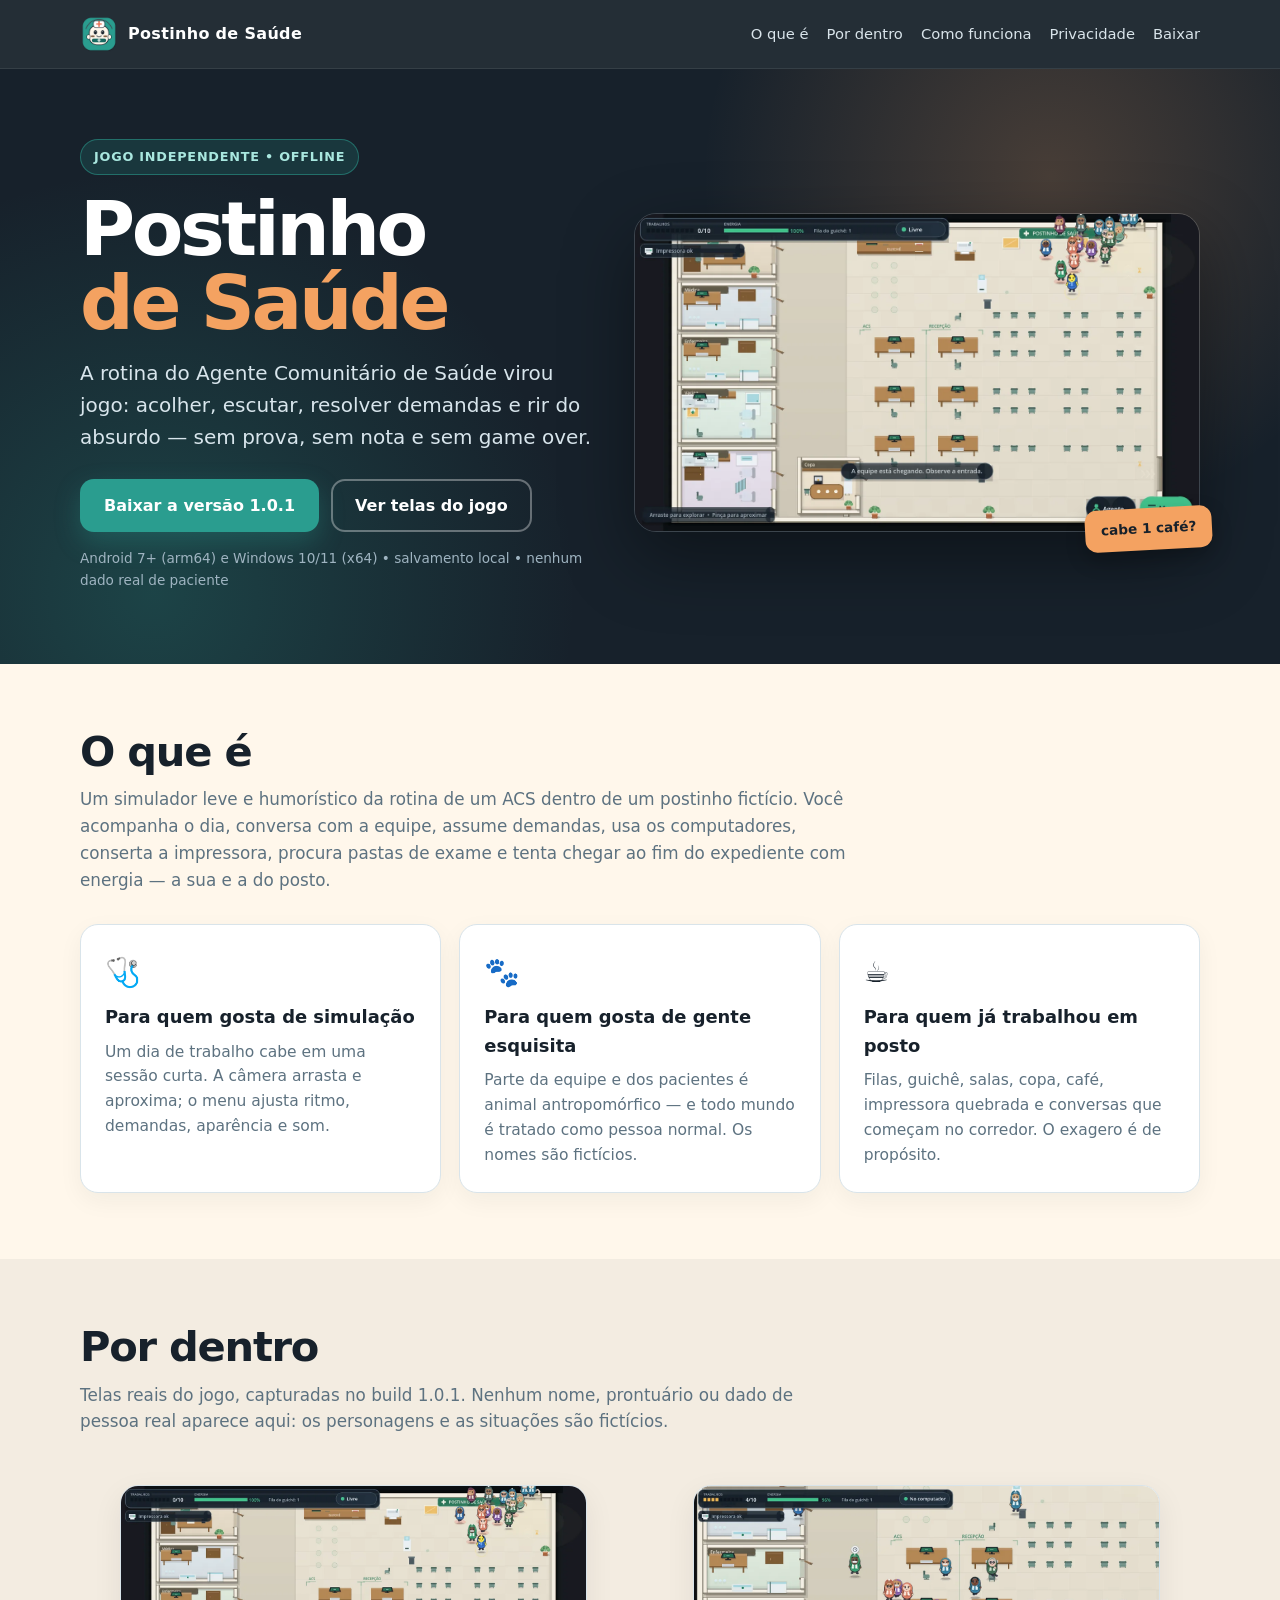
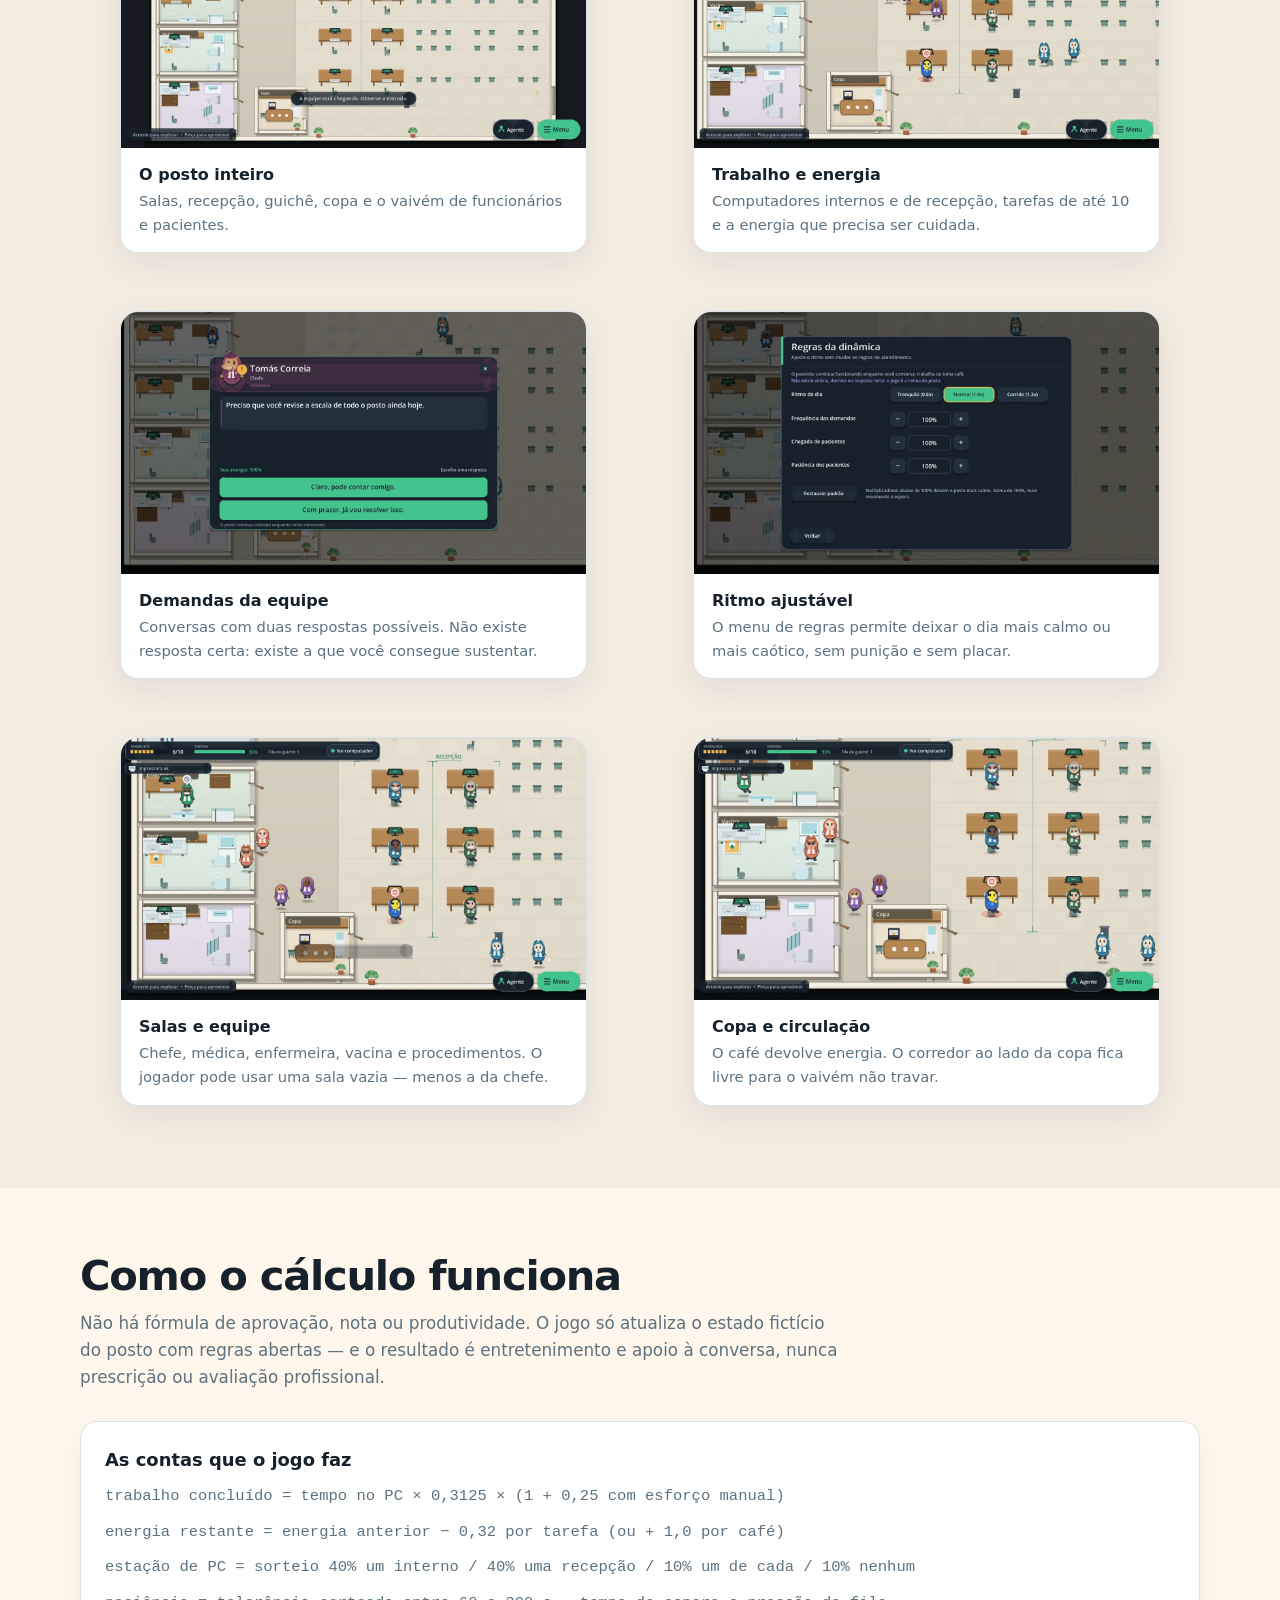
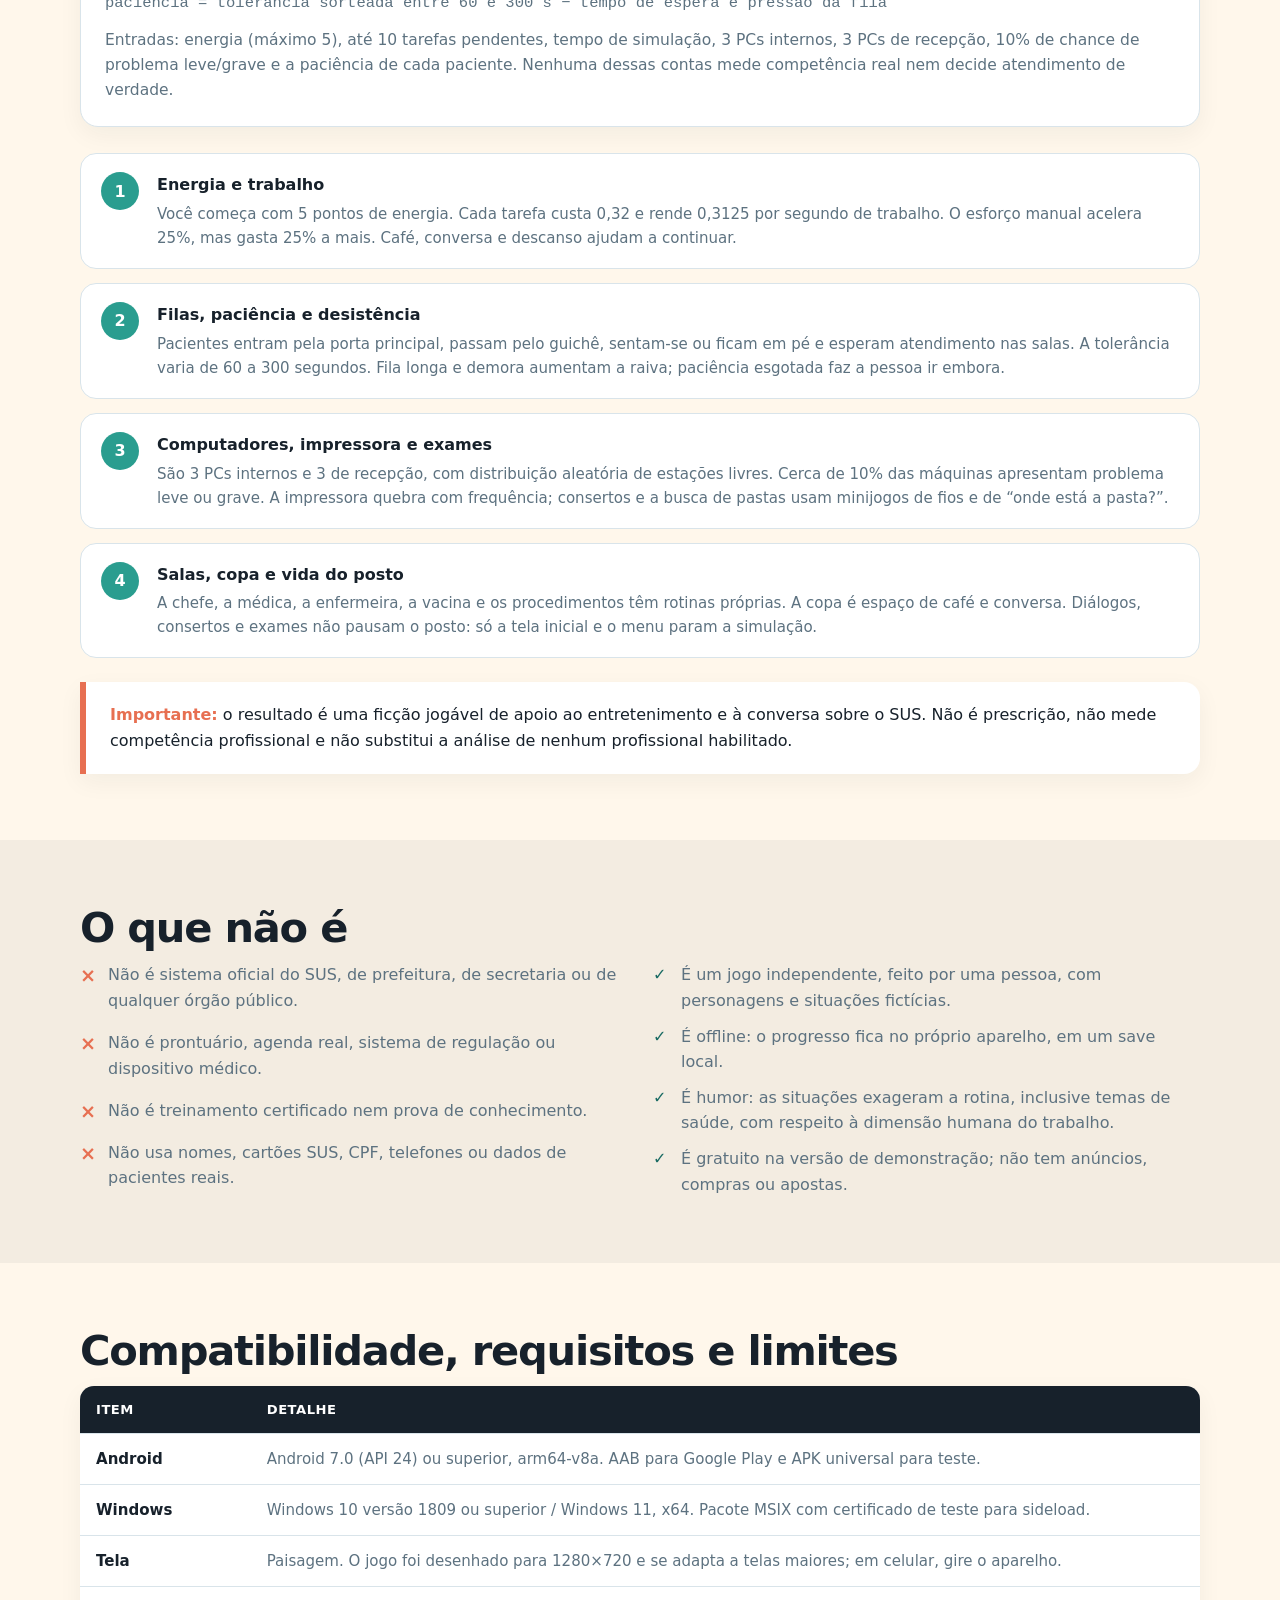
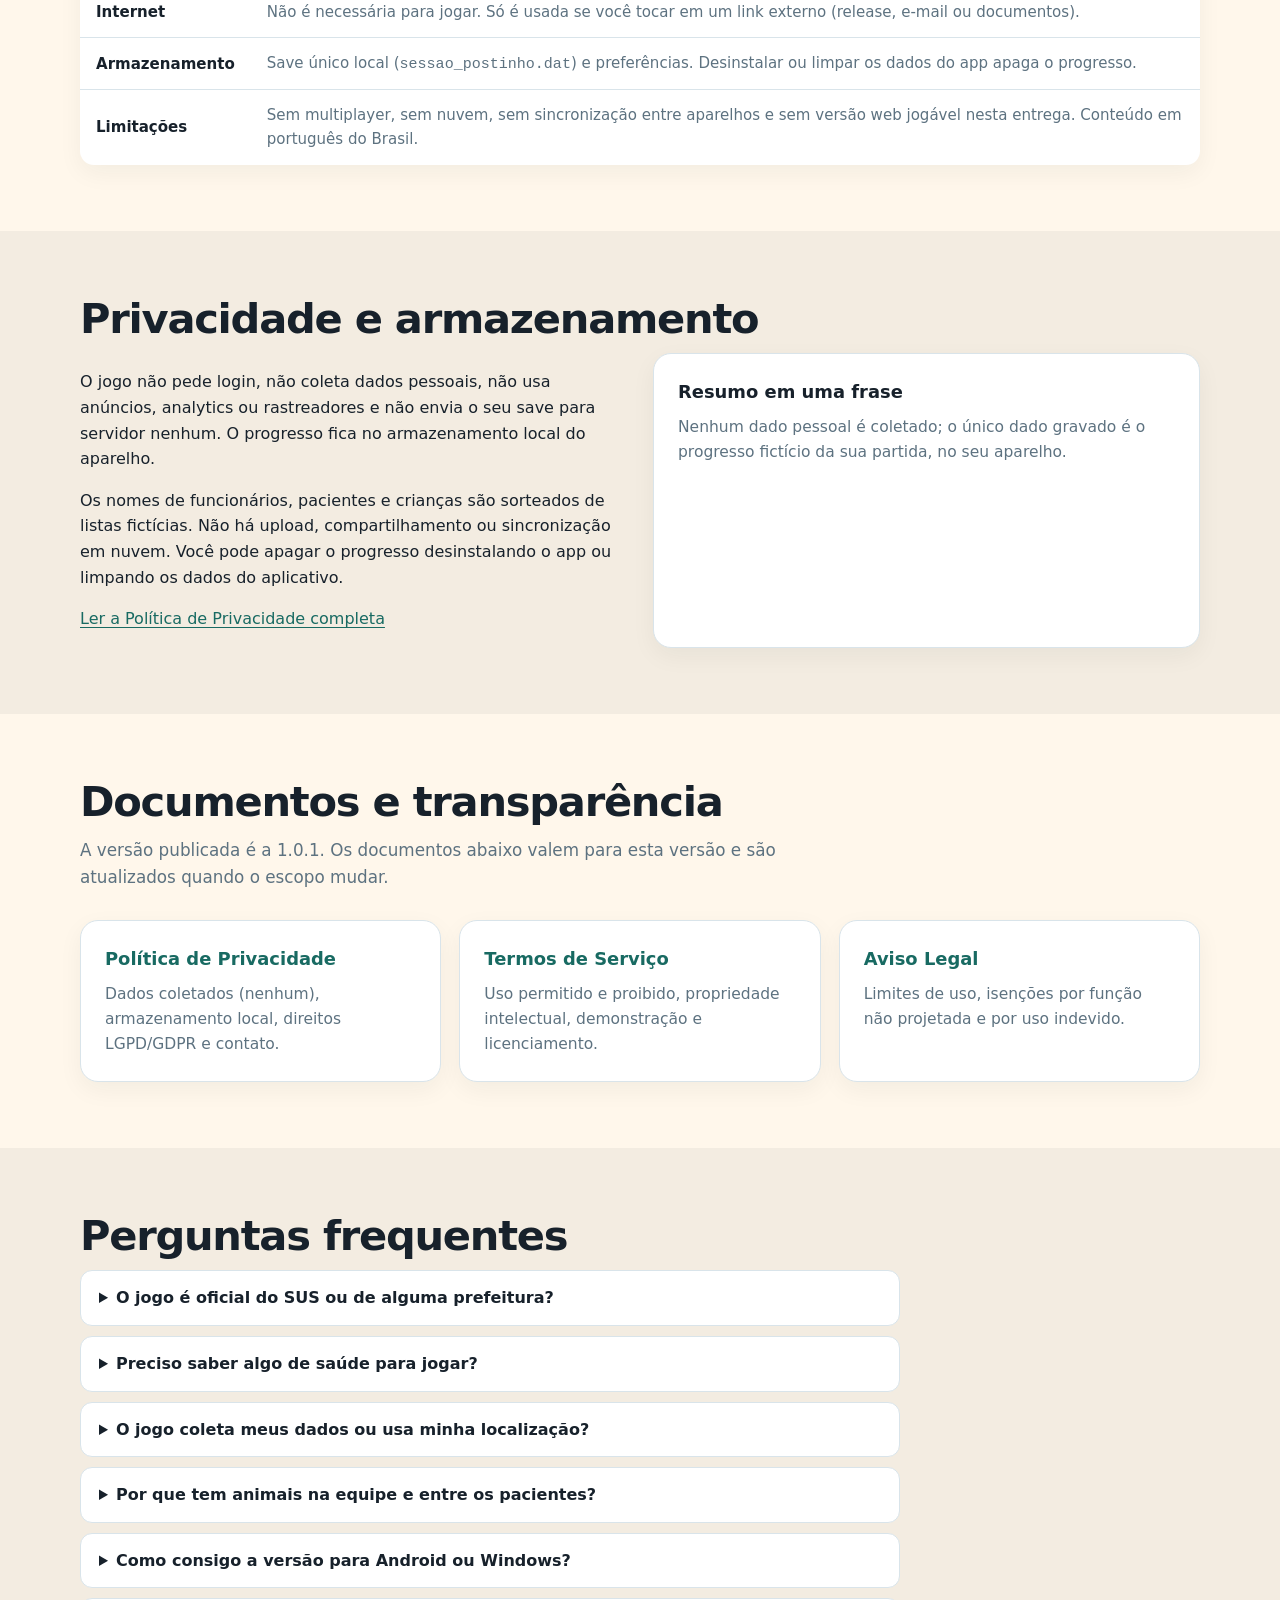
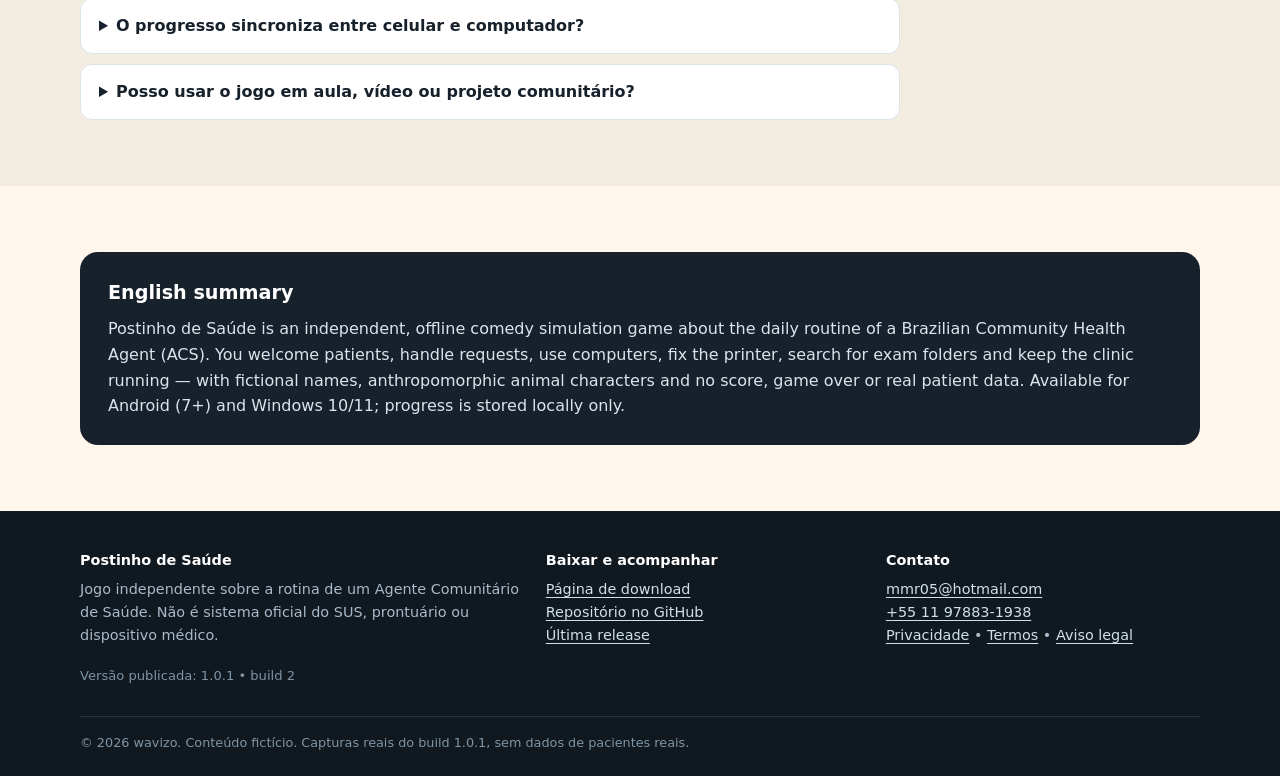
<file: docs/index.html>
<!doctype html>
<html lang="pt-BR">
<head>
<meta charset="utf-8">
<meta name="viewport" content="width=device-width, initial-scale=1">
<title>Postinho de Saúde — o jogo da rotina do ACS</title>
<meta name="description" content="Jogo independente sobre a rotina de um Agente Comunitário de Saúde: acolhimento, filas, café e humor. Offline para Android e Windows.">
<meta name="theme-color" content="#2a9d8f">
<link rel="canonical" href="https://wavizo-bot.github.io/Postinho-de-Saude/">
<link rel="icon" type="image/png" sizes="64x64" href="assets/favicon-64.png">
<link rel="apple-touch-icon" href="assets/icone-192.png">
<link rel="stylesheet" href="estilo.css">
<meta property="og:type" content="website">
<meta property="og:locale" content="pt_BR">
<meta property="og:site_name" content="Postinho de Saúde">
<meta property="og:title" content="Postinho de Saúde — o jogo da rotina do ACS">
<meta property="og:description" content="Acolhimento, filas, café e humor nonsense na rotina de um Agente Comunitário de Saúde. Jogo independente, offline, para Android e Windows.">
<meta property="og:url" content="https://wavizo-bot.github.io/Postinho-de-Saude/">
<meta property="og:image" content="https://wavizo-bot.github.io/Postinho-de-Saude/assets/og-1200x630.png">
<meta property="og:image:width" content="1200">
<meta property="og:image:height" content="630">
<meta property="og:image:alt" content="Tela do jogo Postinho de Saúde com a equipe e o posto em visão ampla">
<meta name="twitter:card" content="summary_large_image">
<meta name="twitter:title" content="Postinho de Saúde — o jogo da rotina do ACS">
<meta name="twitter:description" content="Acolhimento, filas, café e humor nonsense na rotina de um ACS. Jogo independente para Android e Windows.">
<meta name="twitter:image" content="https://wavizo-bot.github.io/Postinho-de-Saude/assets/og-1200x630.png">
</head>
<body>
<header class="topo">
  <div class="wrap">
    <a class="marca" href="./">
      <img src="assets/icone-192.png" alt="Ícone do Postinho de Saúde">
      <span>Postinho de Saúde</span>
    </a>
    <nav aria-label="Navegação principal">
      <a href="#o-que-e">O que é</a>
      <a href="#por-dentro">Por dentro</a>
      <a href="#como-funciona">Como funciona</a>
      <a href="#privacidade">Privacidade</a>
      <a href="app/">Baixar</a>
    </nav>
  </div>
</header>

<main>
  <section class="hero">
    <div class="wrap">
      <div>
        <span class="selo">Jogo independente • offline</span>
        <h1>Postinho<br><span>de Saúde</span></h1>
        <p class="chamada">A rotina do Agente Comunitário de Saúde virou jogo: acolher, escutar, resolver demandas e rir do absurdo — sem prova, sem nota e sem game over.</p>
        <div class="acoes">
          <a class="botao primario" href="app/">Baixar a versão 1.0.1</a>
          <a class="botao secundario" href="#por-dentro">Ver telas do jogo</a>
        </div>
        <p class="nota">Android 7+ (arm64) e Windows 10/11 (x64) • salvamento local • nenhum dado real de paciente</p>
      </div>
      <figure class="hero-figura">
        <img src="assets/tela-01-1366.webp" width="1366" height="768" alt="Visão ampla do postinho com salas, recepção, cadeiras, equipe e o agente no centro">
        <figcaption class="adesivo">cabe 1 café?</figcaption>
      </figure>
    </div>
  </section>

  <section id="o-que-e">
    <div class="wrap">
      <h2 class="secao-titulo">O que é</h2>
      <p class="secao-intro">Um simulador leve e humorístico da rotina de um ACS dentro de um postinho fictício. Você acompanha o dia, conversa com a equipe, assume demandas, usa os computadores, conserta a impressora, procura pastas de exame e tenta chegar ao fim do expediente com energia — a sua e a do posto.</p>
      <div class="grid-3">
        <article class="cartao">
          <span class="emoji" aria-hidden="true">🩺</span>
          <h3>Para quem gosta de simulação</h3>
          <p>Um dia de trabalho cabe em uma sessão curta. A câmera arrasta e aproxima; o menu ajusta ritmo, demandas, aparência e som.</p>
        </article>
        <article class="cartao">
          <span class="emoji" aria-hidden="true">🐾</span>
          <h3>Para quem gosta de gente esquisita</h3>
          <p>Parte da equipe e dos pacientes é animal antropomórfico — e todo mundo é tratado como pessoa normal. Os nomes são fictícios.</p>
        </article>
        <article class="cartao">
          <span class="emoji" aria-hidden="true">☕</span>
          <h3>Para quem já trabalhou em posto</h3>
          <p>Filas, guichê, salas, copa, café, impressora quebrada e conversas que começam no corredor. O exagero é de propósito.</p>
        </article>
      </div>
    </div>
  </section>

  <section class="alt" id="por-dentro">
    <div class="wrap">
      <h2 class="secao-titulo">Por dentro</h2>
      <p class="secao-intro">Telas reais do jogo, capturadas no build 1.0.1. Nenhum nome, prontuário ou dado de pessoa real aparece aqui: os personagens e as situações são fictícios.</p>
      <div class="capturas">
        <figure class="captura">
          <picture>
            <source media="(max-width: 640px)" srcset="assets/tela-01-390.webp">
            <img src="assets/tela-01-1366.webp" width="1366" height="768" alt="Visão geral do postinho com corredores, cadeiras e equipe" loading="lazy">
          </picture>
          <figcaption><strong>O posto inteiro</strong>Salas, recepção, guichê, copa e o vaivém de funcionários e pacientes.</figcaption>
        </figure>
        <figure class="captura">
          <picture>
            <source media="(max-width: 640px)" srcset="assets/tela-02-390.webp">
            <img src="assets/tela-02-1366.webp" width="1366" height="768" alt="Agente trabalhando em um computador interno com a barra de energia e tarefas" loading="lazy">
          </picture>
          <figcaption><strong>Trabalho e energia</strong>Computadores internos e de recepção, tarefas de até 10 e a energia que precisa ser cuidada.</figcaption>
        </figure>
        <figure class="captura">
          <picture>
            <source media="(max-width: 640px)" srcset="assets/tela-03-390.webp">
            <img src="assets/tela-03-1366.webp" width="1366" height="768" alt="Diálogo de demanda com uma funcionária, mostrando nome, pedido e duas respostas" loading="lazy">
          </picture>
          <figcaption><strong>Demandas da equipe</strong>Conversas com duas respostas possíveis. Não existe resposta certa: existe a que você consegue sustentar.</figcaption>
        </figure>
        <figure class="captura">
          <picture>
            <source media="(max-width: 640px)" srcset="assets/tela-04-390.webp">
            <img src="assets/tela-04-1366.webp" width="1366" height="768" alt="Menu de regras com controles de ritmo e multiplicador de demandas" loading="lazy">
          </picture>
          <figcaption><strong>Ritmo ajustável</strong>O menu de regras permite deixar o dia mais calmo ou mais caótico, sem punição e sem placar.</figcaption>
        </figure>
        <figure class="captura">
          <picture>
            <source media="(max-width: 640px)" srcset="assets/tela-05-390.webp">
            <img src="assets/tela-05-1366.webp" width="1366" height="768" alt="Salas de vacina e procedimentos com equipe, macas e pacientes" loading="lazy">
          </picture>
          <figcaption><strong>Salas e equipe</strong>Chefe, médica, enfermeira, vacina e procedimentos. O jogador pode usar uma sala vazia — menos a da chefe.</figcaption>
        </figure>
        <figure class="captura">
          <picture>
            <source media="(max-width: 640px)" srcset="assets/tela-06-390.webp">
            <img src="assets/tela-06-1366.webp" width="1366" height="768" alt="Corredor entre a copa e a sala de procedimentos, com café e planta" loading="lazy">
          </picture>
          <figcaption><strong>Copa e circulação</strong>O café devolve energia. O corredor ao lado da copa fica livre para o vaivém não travar.</figcaption>
        </figure>
      </div>
    </div>
  </section>

  <section id="como-funciona">
    <div class="wrap">
      <h2 class="secao-titulo">Como o cálculo funciona</h2>
      <p class="secao-intro">Não há fórmula de aprovação, nota ou produtividade. O jogo só atualiza o estado fictício do posto com regras abertas — e o resultado é entretenimento e apoio à conversa, nunca prescrição ou avaliação profissional.</p>
      <div class="cartao" style="margin-bottom:26px">
        <h3>As contas que o jogo faz</h3>
        <p style="margin-bottom:10px"><code>trabalho concluído = tempo no PC × 0,3125 × (1 + 0,25 com esforço manual)</code></p>
        <p style="margin-bottom:10px"><code>energia restante = energia anterior − 0,32 por tarefa (ou + 1,0 por café)</code></p>
        <p style="margin-bottom:10px"><code>estação de PC = sorteio 40% um interno / 40% uma recepção / 10% um de cada / 10% nenhum</code></p>
        <p style="margin:0"><code>paciência = tolerância sorteada entre 60 e 300 s − tempo de espera e pressão da fila</code></p>
        <p style="margin-top:12px;color:var(--cinza)">Entradas: energia (máximo 5), até 10 tarefas pendentes, tempo de simulação, 3 PCs internos, 3 PCs de recepção, 10% de chance de problema leve/grave e a paciência de cada paciente. Nenhuma dessas contas mede competência real nem decide atendimento de verdade.</p>
      </div>
      <div class="passos">
        <article class="passo">
          <div>
            <h3>Energia e trabalho</h3>
            <p>Você começa com 5 pontos de energia. Cada tarefa custa 0,32 e rende 0,3125 por segundo de trabalho. O esforço manual acelera 25%, mas gasta 25% a mais. Café, conversa e descanso ajudam a continuar.</p>
          </div>
        </article>
        <article class="passo">
          <div>
            <h3>Filas, paciência e desistência</h3>
            <p>Pacientes entram pela porta principal, passam pelo guichê, sentam-se ou ficam em pé e esperam atendimento nas salas. A tolerância varia de 60 a 300 segundos. Fila longa e demora aumentam a raiva; paciência esgotada faz a pessoa ir embora.</p>
          </div>
        </article>
        <article class="passo">
          <div>
            <h3>Computadores, impressora e exames</h3>
            <p>São 3 PCs internos e 3 de recepção, com distribuição aleatória de estações livres. Cerca de 10% das máquinas apresentam problema leve ou grave. A impressora quebra com frequência; consertos e a busca de pastas usam minijogos de fios e de “onde está a pasta?”.</p>
          </div>
        </article>
        <article class="passo">
          <div>
            <h3>Salas, copa e vida do posto</h3>
            <p>A chefe, a médica, a enfermeira, a vacina e os procedimentos têm rotinas próprias. A copa é espaço de café e conversa. Diálogos, consertos e exames não pausam o posto: só a tela inicial e o menu param a simulação.</p>
          </div>
        </article>
      </div>
      <div class="destaque" style="margin-top:24px">
        <strong>Importante:</strong> o resultado é uma ficção jogável de apoio ao entretenimento e à conversa sobre o SUS. Não é prescrição, não mede competência profissional e não substitui a análise de nenhum profissional habilitado.
      </div>
    </div>
  </section>

  <section class="alt" id="o-que-nao-e">
    <div class="wrap">
      <h2 class="secao-titulo">O que não é</h2>
      <div class="grid-2">
        <ul class="lista-limites">
          <li>Não é sistema oficial do SUS, de prefeitura, de secretaria ou de qualquer órgão público.</li>
          <li>Não é prontuário, agenda real, sistema de regulação ou dispositivo médico.</li>
          <li>Não é treinamento certificado nem prova de conhecimento.</li>
          <li>Não usa nomes, cartões SUS, CPF, telefones ou dados de pacientes reais.</li>
        </ul>
        <ul class="lista-ok">
          <li>É um jogo independente, feito por uma pessoa, com personagens e situações fictícias.</li>
          <li>É offline: o progresso fica no próprio aparelho, em um save local.</li>
          <li>É humor: as situações exageram a rotina, inclusive temas de saúde, com respeito à dimensão humana do trabalho.</li>
          <li>É gratuito na versão de demonstração; não tem anúncios, compras ou apostas.</li>
        </ul>
      </div>
    </div>
  </section>

  <section id="compatibilidade">
    <div class="wrap">
      <h2 class="secao-titulo">Compatibilidade, requisitos e limites</h2>
      <table class="tabela">
        <thead><tr><th>Item</th><th>Detalhe</th></tr></thead>
        <tbody>
          <tr><td>Android</td><td>Android 7.0 (API 24) ou superior, arm64-v8a. AAB para Google Play e APK universal para teste.</td></tr>
          <tr><td>Windows</td><td>Windows 10 versão 1809 ou superior / Windows 11, x64. Pacote MSIX com certificado de teste para sideload.</td></tr>
          <tr><td>Tela</td><td>Paisagem. O jogo foi desenhado para 1280×720 e se adapta a telas maiores; em celular, gire o aparelho.</td></tr>
          <tr><td>Internet</td><td>Não é necessária para jogar. Só é usada se você tocar em um link externo (release, e-mail ou documentos).</td></tr>
          <tr><td>Armazenamento</td><td>Save único local (<code>sessao_postinho.dat</code>) e preferências. Desinstalar ou limpar os dados do app apaga o progresso.</td></tr>
          <tr><td>Limitações</td><td>Sem multiplayer, sem nuvem, sem sincronização entre aparelhos e sem versão web jogável nesta entrega. Conteúdo em português do Brasil.</td></tr>
        </tbody>
      </table>
    </div>
  </section>

  <section class="alt" id="privacidade">
    <div class="wrap">
      <h2 class="secao-titulo">Privacidade e armazenamento</h2>
      <div class="grid-2">
        <div>
          <p>O jogo não pede login, não coleta dados pessoais, não usa anúncios, analytics ou rastreadores e não envia o seu save para servidor nenhum. O progresso fica no armazenamento local do aparelho.</p>
          <p>Os nomes de funcionários, pacientes e crianças são sorteados de listas fictícias. Não há upload, compartilhamento ou sincronização em nuvem. Você pode apagar o progresso desinstalando o app ou limpando os dados do aplicativo.</p>
          <p><a href="politica-de-privacidade.html">Ler a Política de Privacidade completa</a></p>
        </div>
        <div class="cartao">
          <h3>Resumo em uma frase</h3>
          <p>Nenhum dado pessoal é coletado; o único dado gravado é o progresso fictício da sua partida, no seu aparelho.</p>
        </div>
      </div>
    </div>
  </section>

  <section id="documentos">
    <div class="wrap">
      <h2 class="secao-titulo">Documentos e transparência</h2>
      <p class="secao-intro">A versão publicada é a 1.0.1. Os documentos abaixo valem para esta versão e são atualizados quando o escopo mudar.</p>
      <div class="grid-3">
        <a class="cartao" href="politica-de-privacidade.html" style="text-decoration:none">
          <h3>Política de Privacidade</h3>
          <p>Dados coletados (nenhum), armazenamento local, direitos LGPD/GDPR e contato.</p>
        </a>
        <a class="cartao" href="termos-de-servico.html" style="text-decoration:none">
          <h3>Termos de Serviço</h3>
          <p>Uso permitido e proibido, propriedade intelectual, demonstração e licenciamento.</p>
        </a>
        <a class="cartao" href="aviso-legal.html" style="text-decoration:none">
          <h3>Aviso Legal</h3>
          <p>Limites de uso, isenções por função não projetada e por uso indevido.</p>
        </a>
      </div>
    </div>
  </section>

  <section class="alt" id="faq">
    <div class="wrap">
      <h2 class="secao-titulo">Perguntas frequentes</h2>
      <div class="faq">
        <details>
          <summary>O jogo é oficial do SUS ou de alguma prefeitura?</summary>
          <p>Não. É um projeto independente, sem vínculo com governo, prefeitura, SUS, ministério ou órgão público. “Postinho” e “ACS” aparecem como referência ao cotidiano, não como identidade oficial.</p>
        </details>
        <details>
          <summary>Preciso saber algo de saúde para jogar?</summary>
          <p>Não. As demandas são situações fictícias com duas respostas possíveis. O jogo não avalia conhecimento, não dá nota e não tem resposta certa.</p>
        </details>
        <details>
          <summary>O jogo coleta meus dados ou usa minha localização?</summary>
          <p>Não. Não há login, analytics, anúncios, câmera, microfone ou localização. O save fica no aparelho e pode ser apagado desinstalando o app ou limpando os dados.</p>
        </details>
        <details>
          <summary>Por que tem animais na equipe e entre os pacientes?</summary>
          <p>É uma escolha de estilo e humor: parte dos personagens é animal antropomórfico, tratada como pessoa normal. A ideia é lembrar que a comunidade é diversa — e que a rotina já é absurda o suficiente.</p>
        </details>
        <details>
          <summary>Como consigo a versão para Android ou Windows?</summary>
          <p>Nesta entrega, os pacotes ficam na página <a href="app/">Baixar</a> e na área de releases do repositório. A publicação na Google Play e na Microsoft Store depende das contas de loja e ainda está pendente.</p>
        </details>
        <details>
          <summary>O progresso sincroniza entre celular e computador?</summary>
          <p>Não. Cada aparelho tem um save local único. Não há nuvem, conta ou sincronização nesta versão.</p>
        </details>
        <details>
          <summary>Posso usar o jogo em aula, vídeo ou projeto comunitário?</summary>
          <p>Sim, para uso pessoal, educativo e não comercial, desde que você não o apresente como sistema oficial nem remova os avisos legais. Para uso comercial ou institucional, fale com o desenvolvedor.</p>
        </details>
      </div>
    </div>
  </section>

  <section>
    <div class="wrap">
      <div class="idioma">
        <h2>English summary</h2>
        <p>Postinho de Saúde is an independent, offline comedy simulation game about the daily routine of a Brazilian Community Health Agent (ACS). You welcome patients, handle requests, use computers, fix the printer, search for exam folders and keep the clinic running — with fictional names, anthropomorphic animal characters and no score, game over or real patient data. Available for Android (7+) and Windows 10/11; progress is stored locally only.</p>
      </div>
    </div>
  </section>
</main>

<footer class="rodape">
  <div class="wrap">
    <div>
      <strong>Postinho de Saúde</strong>
      Jogo independente sobre a rotina de um Agente Comunitário de Saúde. Não é sistema oficial do SUS, prontuário ou dispositivo médico.
      <div class="versao">Versão publicada: 1.0.1 • build 2</div>
    </div>
    <div>
      <strong>Baixar e acompanhar</strong>
      <a href="app/">Página de download</a><br>
      <a href="https://github.com/wavizo-bot/Postinho-de-Saude">Repositório no GitHub</a><br>
      <a href="https://github.com/wavizo-bot/Postinho-de-Saude/releases/latest">Última release</a>
    </div>
    <div>
      <strong>Contato</strong>
      <a href="mailto:mmr05@hotmail.com">mmr05@hotmail.com</a><br>
      <a href="tel:+5511978831938">+55 11 97883-1938</a><br>
      <a href="politica-de-privacidade.html">Privacidade</a> • <a href="termos-de-servico.html">Termos</a> • <a href="aviso-legal.html">Aviso legal</a>
    </div>
    <div class="fim">© 2026 wavizo. Conteúdo fictício. Capturas reais do build 1.0.1, sem dados de pacientes reais.</div>
  </div>
</footer>
</body>
</html>
</file>
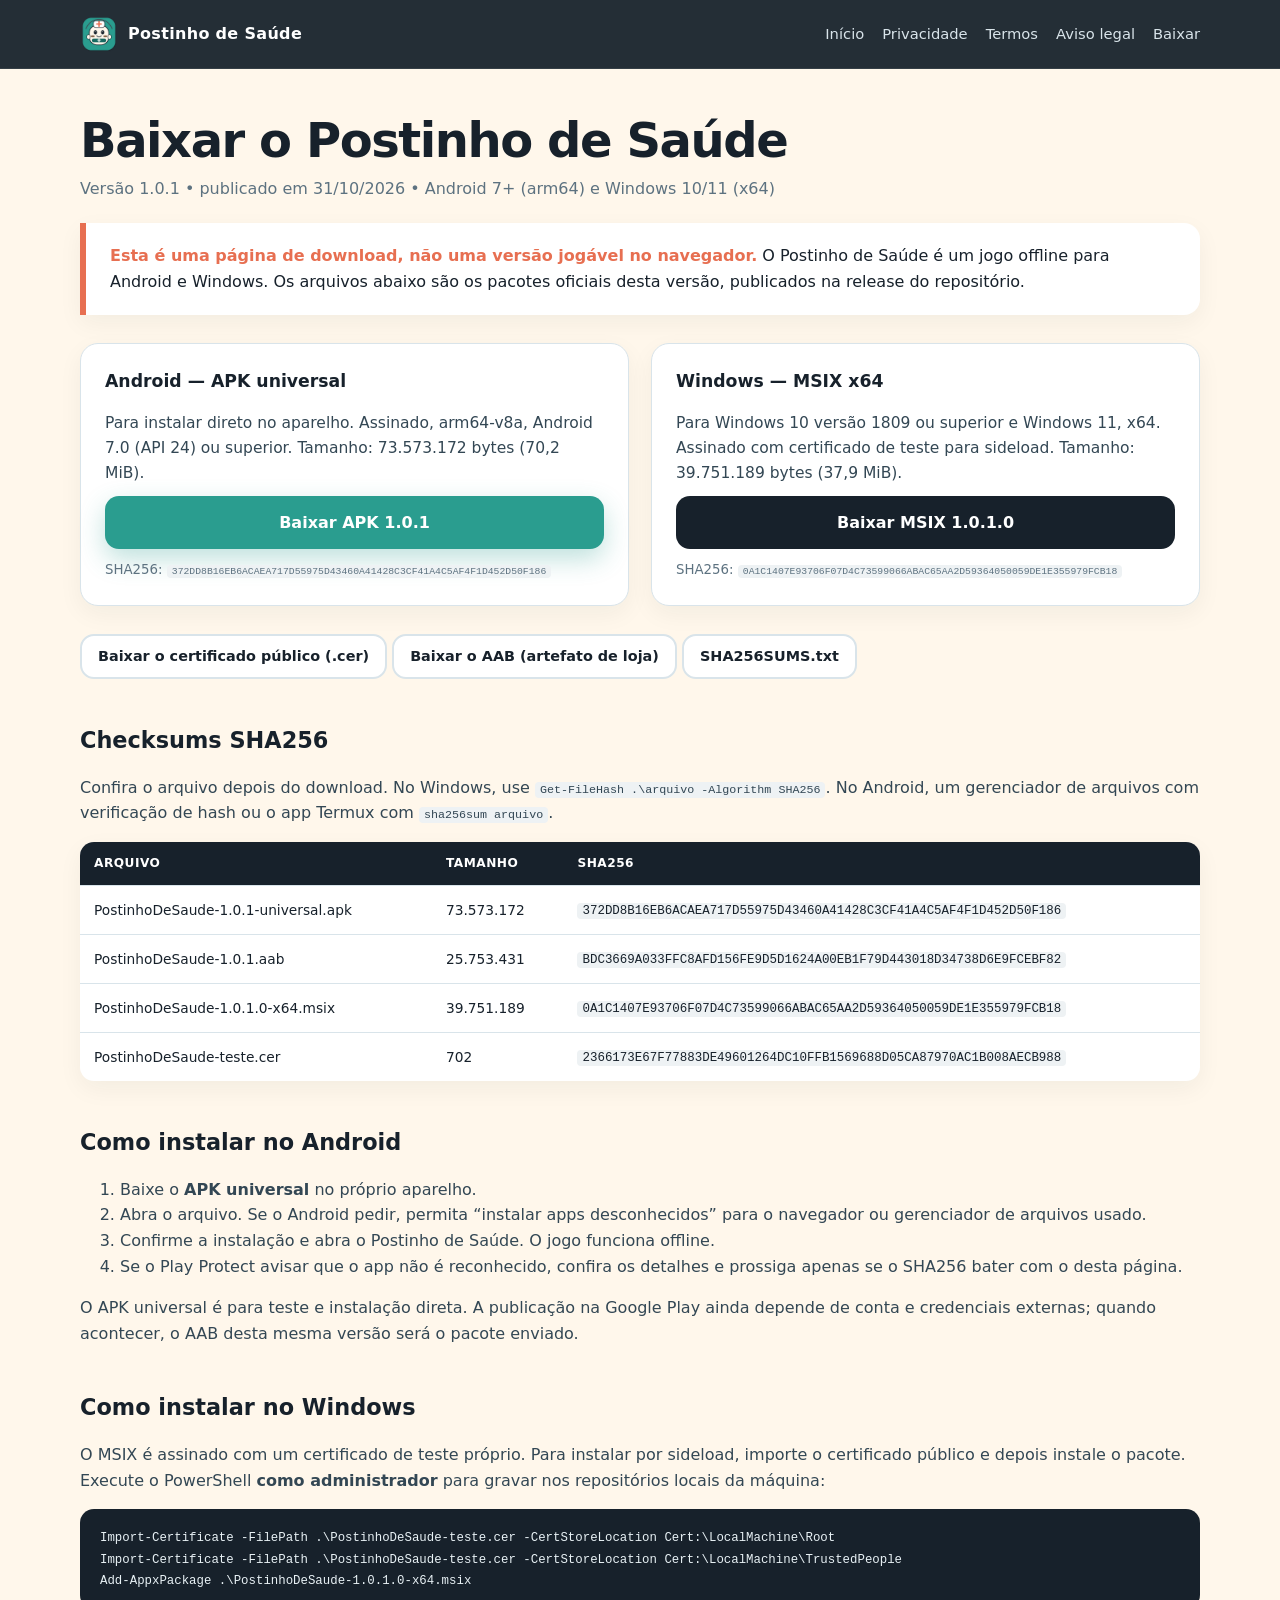
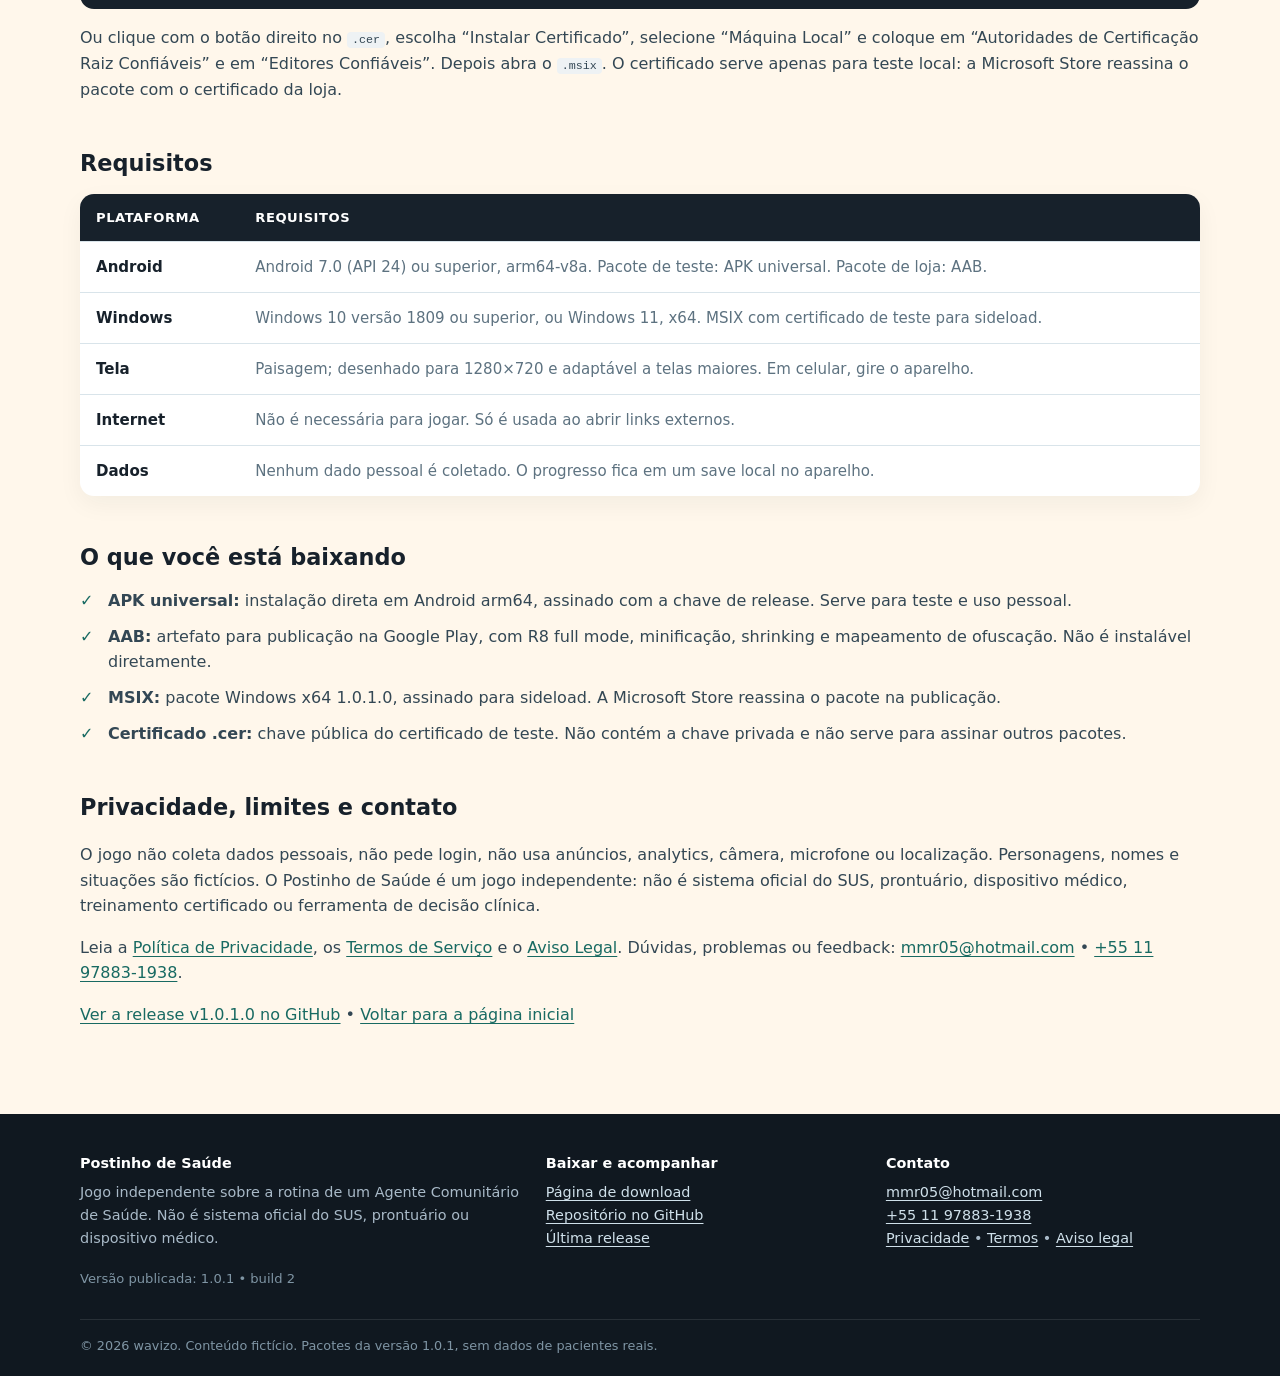
<file: docs/app/index.html>
<!doctype html>
<html lang="pt-BR">
<head>
<meta charset="utf-8">
<meta name="viewport" content="width=device-width, initial-scale=1">
<title>Baixar — Postinho de Saúde 1.0.1</title>
<meta name="description" content="Baixe o Postinho de Saúde 1.0.1 para Android (APK universal) e Windows 10/11 (MSIX). Checksums SHA256, requisitos e instruções de instalação.">
<meta name="theme-color" content="#2a9d8f">
<link rel="canonical" href="https://wavizo-bot.github.io/Postinho-de-Saude/app/">
<link rel="icon" type="image/png" sizes="64x64" href="../assets/favicon-64.png">
<link rel="apple-touch-icon" href="../assets/icone-192.png">
<link rel="stylesheet" href="../estilo.css">
<style>
  .pagina-baixar { padding: 46px 0 70px; }
  .pagina-baixar h1 { font-size: clamp(1.9rem, 4.5vw, 3rem); line-height: 1.06; letter-spacing: -0.03em; margin: 0 0 10px; }
  .pagina-baixar .meta { color: var(--cinza); margin: 0 0 22px; }
  .pagina-baixar h2 { font-size: 1.4rem; margin: 44px 0 12px; }
  .pagina-baixar h3 { margin: 0 0 6px; font-size: 1.08rem; }
  .pagina-baixar p, .pagina-baixar li { color: #334754; }
  .pagina-baixar code { background: #eef2f4; padding: 1px 5px; border-radius: 4px; font-size: 0.9em; word-break: break-word; overflow-wrap: anywhere; }
  .pagina-baixar small { overflow-wrap: anywhere; }
  .pagina-baixar pre { background: var(--tinta); color: #e8f1f5; border-radius: 14px; padding: 18px 20px; overflow-x: auto; font-size: 0.86rem; line-height: 1.55; }
  .pagina-baixar pre code { background: none; color: inherit; padding: 0; }
  .checksum { width: 100%; border-collapse: collapse; background: var(--branco); border-radius: 14px; overflow: hidden; box-shadow: 0 8px 24px rgba(23, 33, 43, 0.05); }
  .checksum th, .checksum td { text-align: left; padding: 12px 14px; border-bottom: 1px solid var(--linha); font-size: 0.86rem; }
  .checksum th { background: var(--tinta); color: var(--branco); font-size: 0.76rem; letter-spacing: 0.04em; text-transform: uppercase; }
  .checksum tr:last-child td { border-bottom: 0; }
  .checksum code { word-break: break-all; font-size: 0.78rem; }
  .download-secundario { margin-top: 18px; }
  .download-secundario .botao { min-height: 42px; padding: 9px 16px; font-size: 0.9rem; }
  @media (max-width: 640px) {
    .pagina-baixar { padding: 32px 0 52px; }
    .checksum { display: block; overflow-x: auto; }
  }
</style>
</head>
<body>
<header class="topo">
  <div class="wrap">
    <a class="marca" href="../"><img src="../assets/icone-192.png" alt="Ícone do Postinho de Saúde"><span>Postinho de Saúde</span></a>
    <nav aria-label="Navegação principal"><a href="../">Início</a><a href="../politica-de-privacidade.html">Privacidade</a><a href="../termos-de-servico.html">Termos</a><a href="../aviso-legal.html">Aviso legal</a><a href="./">Baixar</a></nav>
  </div>
</header>
<main class="wrap pagina-baixar">
  <h1>Baixar o Postinho de Saúde</h1>
  <p class="meta">Versão 1.0.1 • publicado em 31/10/2026 • Android 7+ (arm64) e Windows 10/11 (x64)</p>

  <div class="destaque">
    <strong>Esta é uma página de download, não uma versão jogável no navegador.</strong> O Postinho de Saúde é um jogo offline para Android e Windows. Os arquivos abaixo são os pacotes oficiais desta versão, publicados na release do repositório.
  </div>

  <div class="baixar">
    <div class="cartao">
      <h3>Android — APK universal</h3>
      <p>Para instalar direto no aparelho. Assinado, arm64-v8a, Android 7.0 (API 24) ou superior. Tamanho: 73.573.172 bytes (70,2 MiB).</p>
      <a class="botao primario" href="https://github.com/wavizo-bot/Postinho-de-Saude/releases/download/v1.0.1.0/PostinhoDeSaude-1.0.1-universal.apk">Baixar APK 1.0.1</a>
      <small>SHA256: <code>372DD8B16EB6ACAEA717D55975D43460A41428C3CF41A4C5AF4F1D452D50F186</code></small>
    </div>
    <div class="cartao">
      <h3>Windows — MSIX x64</h3>
      <p>Para Windows 10 versão 1809 ou superior e Windows 11, x64. Assinado com certificado de teste para sideload. Tamanho: 39.751.189 bytes (37,9 MiB).</p>
      <a class="botao escuro" href="https://github.com/wavizo-bot/Postinho-de-Saude/releases/download/v1.0.1.0/PostinhoDeSaude-1.0.1.0-x64.msix">Baixar MSIX 1.0.1.0</a>
      <small>SHA256: <code>0A1C1407E93706F07D4C73599066ABAC65AA2D59364050059DE1E355979FCB18</code></small>
    </div>
  </div>

  <div class="download-secundario">
    <a class="botao secundario" style="color:var(--tinta);border-color:var(--linha);background:var(--branco)" href="https://github.com/wavizo-bot/Postinho-de-Saude/releases/download/v1.0.1.0/PostinhoDeSaude-teste.cer">Baixar o certificado público (.cer)</a>
    <a class="botao secundario" style="color:var(--tinta);border-color:var(--linha);background:var(--branco)" href="https://github.com/wavizo-bot/Postinho-de-Saude/releases/download/v1.0.1.0/PostinhoDeSaude-1.0.1.aab">Baixar o AAB (artefato de loja)</a>
    <a class="botao secundario" style="color:var(--tinta);border-color:var(--linha);background:var(--branco)" href="https://github.com/wavizo-bot/Postinho-de-Saude/releases/download/v1.0.1.0/SHA256SUMS.txt">SHA256SUMS.txt</a>
  </div>

  <h2>Checksums SHA256</h2>
  <p>Confira o arquivo depois do download. No Windows, use <code>Get-FileHash .\arquivo -Algorithm SHA256</code>. No Android, um gerenciador de arquivos com verificação de hash ou o app Termux com <code>sha256sum arquivo</code>.</p>
  <table class="checksum">
    <thead><tr><th>Arquivo</th><th>Tamanho</th><th>SHA256</th></tr></thead>
    <tbody>
      <tr><td>PostinhoDeSaude-1.0.1-universal.apk</td><td>73.573.172</td><td><code>372DD8B16EB6ACAEA717D55975D43460A41428C3CF41A4C5AF4F1D452D50F186</code></td></tr>
      <tr><td>PostinhoDeSaude-1.0.1.aab</td><td>25.753.431</td><td><code>BDC3669A033FFC8AFD156FE9D5D1624A00EB1F79D443018D34738D6E9FCEBF82</code></td></tr>
      <tr><td>PostinhoDeSaude-1.0.1.0-x64.msix</td><td>39.751.189</td><td><code>0A1C1407E93706F07D4C73599066ABAC65AA2D59364050059DE1E355979FCB18</code></td></tr>
      <tr><td>PostinhoDeSaude-teste.cer</td><td>702</td><td><code>2366173E67F77883DE49601264DC10FFB1569688D05CA87970AC1B008AECB988</code></td></tr>
    </tbody>
  </table>

  <h2>Como instalar no Android</h2>
  <ol>
    <li>Baixe o <strong>APK universal</strong> no próprio aparelho.</li>
    <li>Abra o arquivo. Se o Android pedir, permita “instalar apps desconhecidos” para o navegador ou gerenciador de arquivos usado.</li>
    <li>Confirme a instalação e abra o Postinho de Saúde. O jogo funciona offline.</li>
    <li>Se o Play Protect avisar que o app não é reconhecido, confira os detalhes e prossiga apenas se o SHA256 bater com o desta página.</li>
  </ol>
  <p>O APK universal é para teste e instalação direta. A publicação na Google Play ainda depende de conta e credenciais externas; quando acontecer, o AAB desta mesma versão será o pacote enviado.</p>

  <h2>Como instalar no Windows</h2>
  <p>O MSIX é assinado com um certificado de teste próprio. Para instalar por sideload, importe o certificado público e depois instale o pacote. Execute o PowerShell <strong>como administrador</strong> para gravar nos repositórios locais da máquina:</p>
  <pre><code>Import-Certificate -FilePath .\PostinhoDeSaude-teste.cer -CertStoreLocation Cert:\LocalMachine\Root
Import-Certificate -FilePath .\PostinhoDeSaude-teste.cer -CertStoreLocation Cert:\LocalMachine\TrustedPeople
Add-AppxPackage .\PostinhoDeSaude-1.0.1.0-x64.msix</code></pre>
  <p>Ou clique com o botão direito no <code>.cer</code>, escolha “Instalar Certificado”, selecione “Máquina Local” e coloque em “Autoridades de Certificação Raiz Confiáveis” e em “Editores Confiáveis”. Depois abra o <code>.msix</code>. O certificado serve apenas para teste local: a Microsoft Store reassina o pacote com o certificado da loja.</p>

  <h2>Requisitos</h2>
  <table class="tabela">
    <thead><tr><th>Plataforma</th><th>Requisitos</th></tr></thead>
    <tbody>
      <tr><td>Android</td><td>Android 7.0 (API 24) ou superior, arm64-v8a. Pacote de teste: APK universal. Pacote de loja: AAB.</td></tr>
      <tr><td>Windows</td><td>Windows 10 versão 1809 ou superior, ou Windows 11, x64. MSIX com certificado de teste para sideload.</td></tr>
      <tr><td>Tela</td><td>Paisagem; desenhado para 1280×720 e adaptável a telas maiores. Em celular, gire o aparelho.</td></tr>
      <tr><td>Internet</td><td>Não é necessária para jogar. Só é usada ao abrir links externos.</td></tr>
      <tr><td>Dados</td><td>Nenhum dado pessoal é coletado. O progresso fica em um save local no aparelho.</td></tr>
    </tbody>
  </table>

  <h2>O que você está baixando</h2>
  <ul class="lista-ok">
    <li><strong>APK universal:</strong> instalação direta em Android arm64, assinado com a chave de release. Serve para teste e uso pessoal.</li>
    <li><strong>AAB:</strong> artefato para publicação na Google Play, com R8 full mode, minificação, shrinking e mapeamento de ofuscação. Não é instalável diretamente.</li>
    <li><strong>MSIX:</strong> pacote Windows x64 1.0.1.0, assinado para sideload. A Microsoft Store reassina o pacote na publicação.</li>
    <li><strong>Certificado .cer:</strong> chave pública do certificado de teste. Não contém a chave privada e não serve para assinar outros pacotes.</li>
  </ul>

  <h2>Privacidade, limites e contato</h2>
  <p>O jogo não coleta dados pessoais, não pede login, não usa anúncios, analytics, câmera, microfone ou localização. Personagens, nomes e situações são fictícios. O Postinho de Saúde é um jogo independente: não é sistema oficial do SUS, prontuário, dispositivo médico, treinamento certificado ou ferramenta de decisão clínica.</p>
  <p>Leia a <a href="../politica-de-privacidade.html">Política de Privacidade</a>, os <a href="../termos-de-servico.html">Termos de Serviço</a> e o <a href="../aviso-legal.html">Aviso Legal</a>. Dúvidas, problemas ou feedback: <a href="mailto:mmr05@hotmail.com">mmr05@hotmail.com</a> • <a href="tel:+5511978831938">+55 11 97883-1938</a>.</p>
  <p><a href="https://github.com/wavizo-bot/Postinho-de-Saude/releases/tag/v1.0.1.0">Ver a release v1.0.1.0 no GitHub</a> • <a href="../">Voltar para a página inicial</a></p>
</main>
<footer class="rodape">
  <div class="wrap">
    <div><strong>Postinho de Saúde</strong>Jogo independente sobre a rotina de um Agente Comunitário de Saúde. Não é sistema oficial do SUS, prontuário ou dispositivo médico.<div class="versao">Versão publicada: 1.0.1 • build 2</div></div>
    <div><strong>Baixar e acompanhar</strong><a href="./">Página de download</a><br><a href="https://github.com/wavizo-bot/Postinho-de-Saude">Repositório no GitHub</a><br><a href="https://github.com/wavizo-bot/Postinho-de-Saude/releases/latest">Última release</a></div>
    <div><strong>Contato</strong><a href="mailto:mmr05@hotmail.com">mmr05@hotmail.com</a><br><a href="tel:+5511978831938">+55 11 97883-1938</a><br><a href="../politica-de-privacidade.html">Privacidade</a> • <a href="../termos-de-servico.html">Termos</a> • <a href="../aviso-legal.html">Aviso legal</a></div>
    <div class="fim">© 2026 wavizo. Conteúdo fictício. Pacotes da versão 1.0.1, sem dados de pacientes reais.</div>
  </div>
</footer>
</body>
</html>
</file>
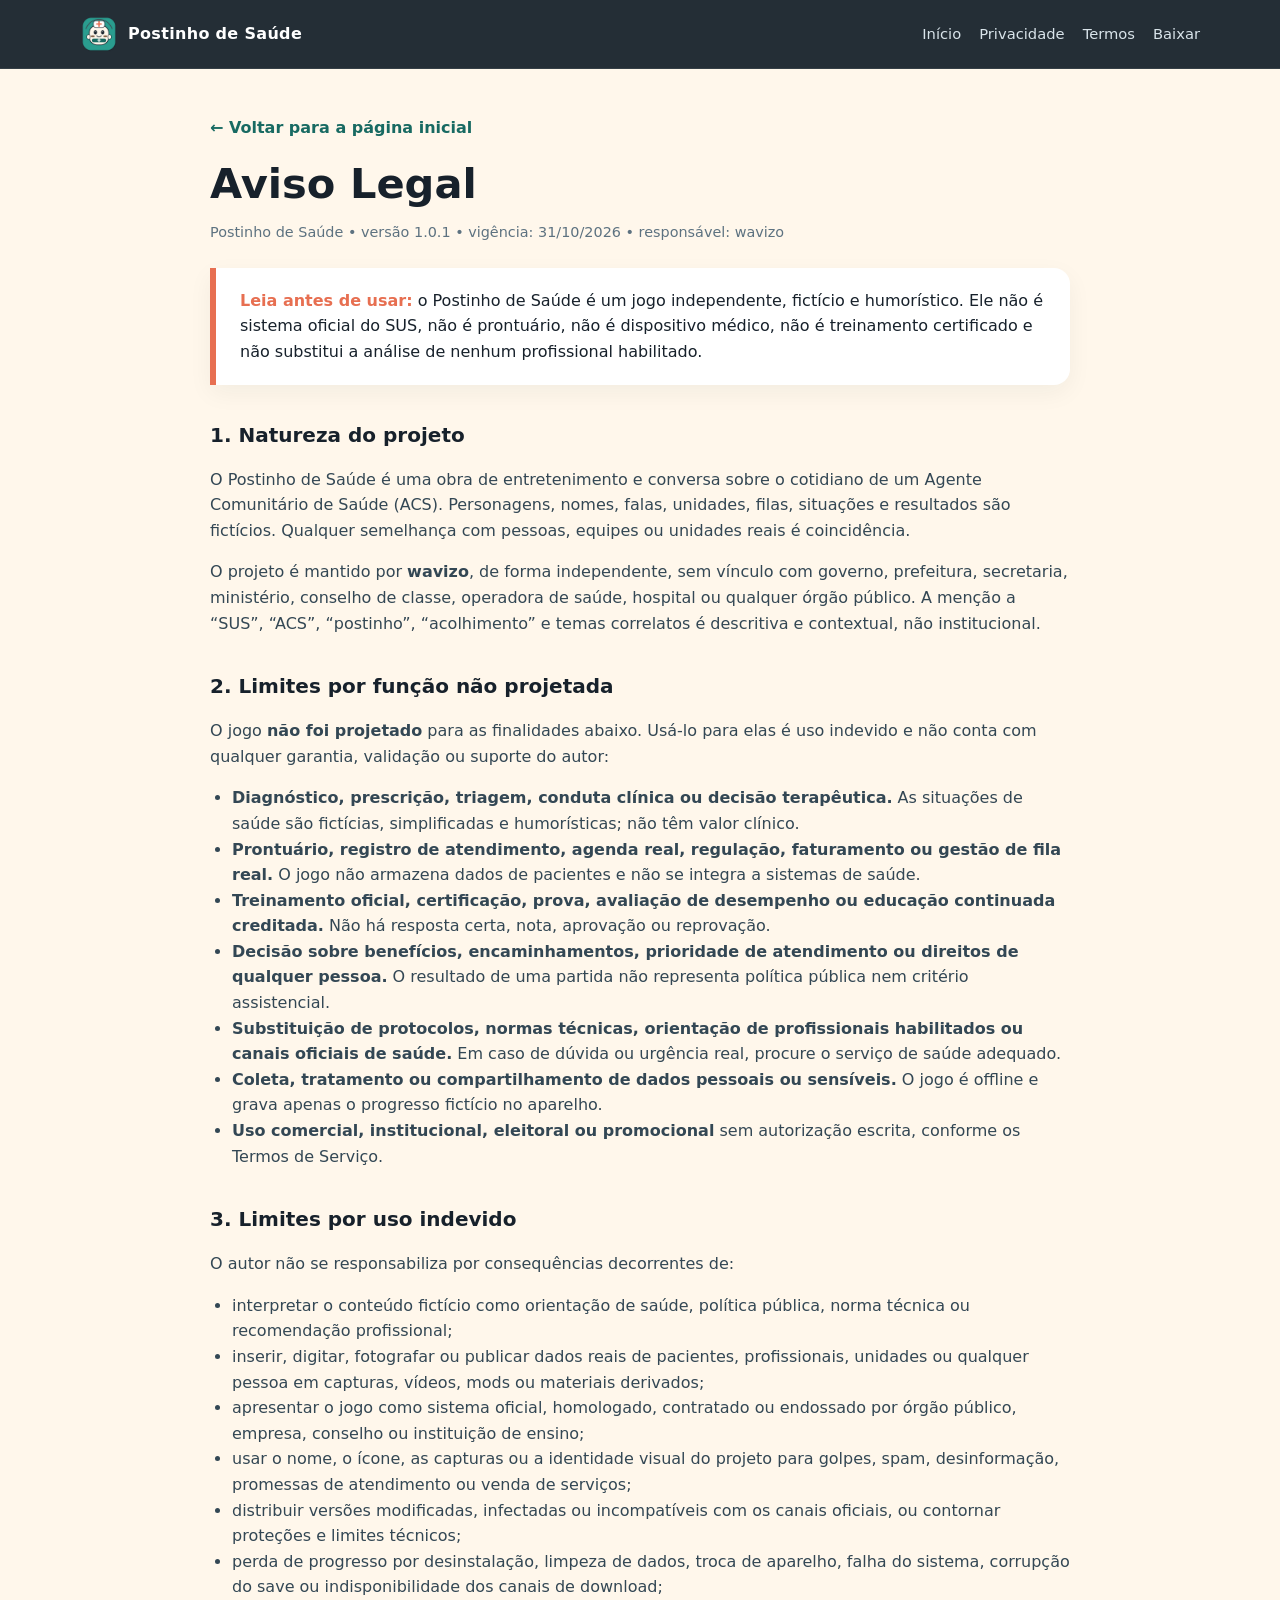
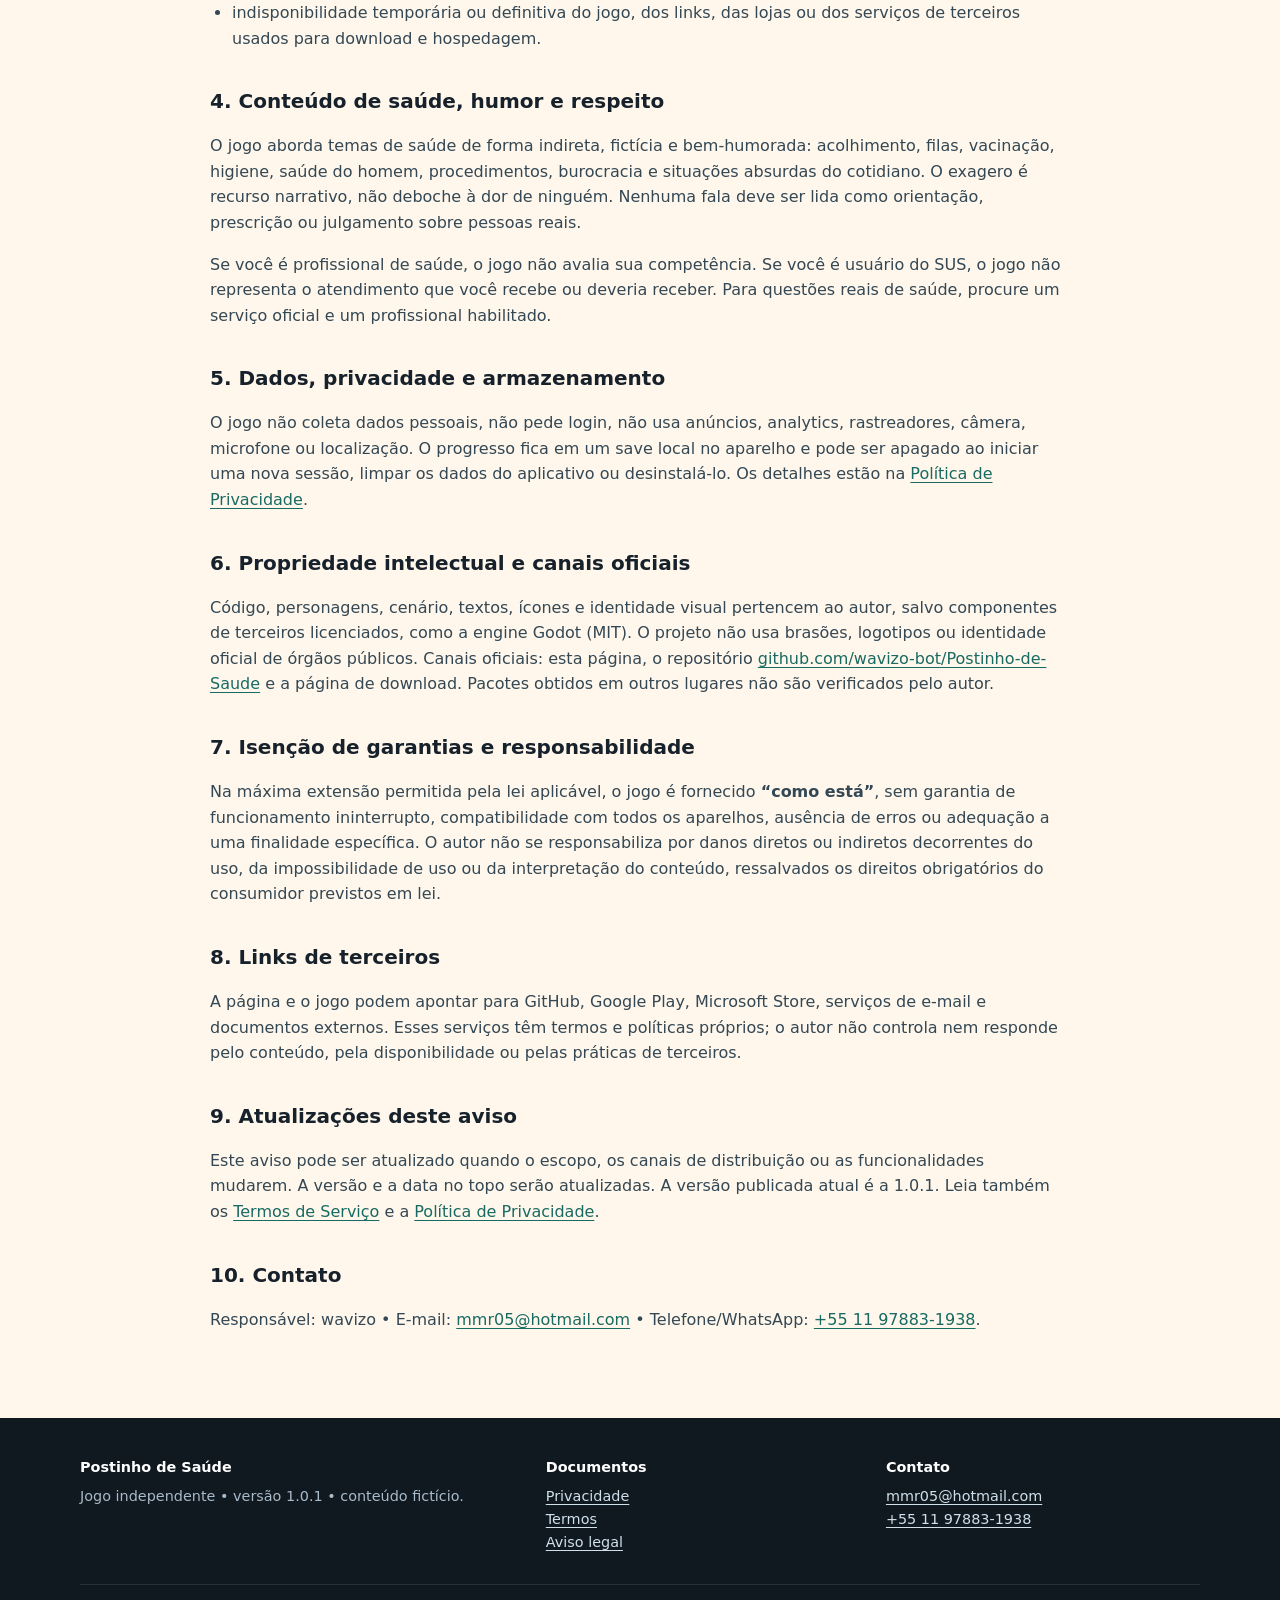
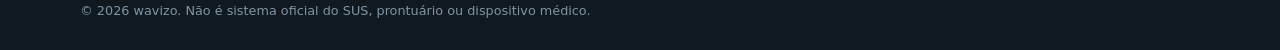
<file: docs/aviso-legal.html>
<!doctype html>
<html lang="pt-BR">
<head>
<meta charset="utf-8">
<meta name="viewport" content="width=device-width, initial-scale=1">
<title>Aviso Legal — Postinho de Saúde</title>
<meta name="description" content="Aviso Legal do jogo Postinho de Saúde: limites por função não projetada e por uso indevido, isenções e contato.">
<meta name="theme-color" content="#2a9d8f">
<link rel="canonical" href="https://wavizo-bot.github.io/Postinho-de-Saude/aviso-legal.html">
<link rel="icon" type="image/png" sizes="64x64" href="assets/favicon-64.png">
<link rel="stylesheet" href="estilo.css">
</head>
<body>
<header class="topo">
  <div class="wrap">
    <a class="marca" href="./"><img src="assets/icone-192.png" alt="Ícone do Postinho de Saúde"><span>Postinho de Saúde</span></a>
    <nav aria-label="Navegação principal"><a href="./">Início</a><a href="politica-de-privacidade.html">Privacidade</a><a href="termos-de-servico.html">Termos</a><a href="app/">Baixar</a></nav>
  </div>
</header>
<main class="wrap legal">
  <a class="voltar" href="./">← Voltar para a página inicial</a>
  <h1>Aviso Legal</h1>
  <p class="meta">Postinho de Saúde • versão 1.0.1 • vigência: 31/10/2026 • responsável: wavizo</p>

  <div class="destaque">
    <strong>Leia antes de usar:</strong> o Postinho de Saúde é um jogo independente, fictício e humorístico. Ele não é sistema oficial do SUS, não é prontuário, não é dispositivo médico, não é treinamento certificado e não substitui a análise de nenhum profissional habilitado.
  </div>

  <h2>1. Natureza do projeto</h2>
  <p>O Postinho de Saúde é uma obra de entretenimento e conversa sobre o cotidiano de um Agente Comunitário de Saúde (ACS). Personagens, nomes, falas, unidades, filas, situações e resultados são fictícios. Qualquer semelhança com pessoas, equipes ou unidades reais é coincidência.</p>
  <p>O projeto é mantido por <strong>wavizo</strong>, de forma independente, sem vínculo com governo, prefeitura, secretaria, ministério, conselho de classe, operadora de saúde, hospital ou qualquer órgão público. A menção a “SUS”, “ACS”, “postinho”, “acolhimento” e temas correlatos é descritiva e contextual, não institucional.</p>

  <h2>2. Limites por função não projetada</h2>
  <p>O jogo <strong>não foi projetado</strong> para as finalidades abaixo. Usá-lo para elas é uso indevido e não conta com qualquer garantia, validação ou suporte do autor:</p>
  <ul>
    <li><strong>Diagnóstico, prescrição, triagem, conduta clínica ou decisão terapêutica.</strong> As situações de saúde são fictícias, simplificadas e humorísticas; não têm valor clínico.</li>
    <li><strong>Prontuário, registro de atendimento, agenda real, regulação, faturamento ou gestão de fila real.</strong> O jogo não armazena dados de pacientes e não se integra a sistemas de saúde.</li>
    <li><strong>Treinamento oficial, certificação, prova, avaliação de desempenho ou educação continuada creditada.</strong> Não há resposta certa, nota, aprovação ou reprovação.</li>
    <li><strong>Decisão sobre benefícios, encaminhamentos, prioridade de atendimento ou direitos de qualquer pessoa.</strong> O resultado de uma partida não representa política pública nem critério assistencial.</li>
    <li><strong>Substituição de protocolos, normas técnicas, orientação de profissionais habilitados ou canais oficiais de saúde.</strong> Em caso de dúvida ou urgência real, procure o serviço de saúde adequado.</li>
    <li><strong>Coleta, tratamento ou compartilhamento de dados pessoais ou sensíveis.</strong> O jogo é offline e grava apenas o progresso fictício no aparelho.</li>
    <li><strong>Uso comercial, institucional, eleitoral ou promocional</strong> sem autorização escrita, conforme os Termos de Serviço.</li>
  </ul>

  <h2>3. Limites por uso indevido</h2>
  <p>O autor não se responsabiliza por consequências decorrentes de:</p>
  <ul>
    <li>interpretar o conteúdo fictício como orientação de saúde, política pública, norma técnica ou recomendação profissional;</li>
    <li>inserir, digitar, fotografar ou publicar dados reais de pacientes, profissionais, unidades ou qualquer pessoa em capturas, vídeos, mods ou materiais derivados;</li>
    <li>apresentar o jogo como sistema oficial, homologado, contratado ou endossado por órgão público, empresa, conselho ou instituição de ensino;</li>
    <li>usar o nome, o ícone, as capturas ou a identidade visual do projeto para golpes, spam, desinformação, promessas de atendimento ou venda de serviços;</li>
    <li>distribuir versões modificadas, infectadas ou incompatíveis com os canais oficiais, ou contornar proteções e limites técnicos;</li>
    <li>perda de progresso por desinstalação, limpeza de dados, troca de aparelho, falha do sistema, corrupção do save ou indisponibilidade dos canais de download;</li>
    <li>indisponibilidade temporária ou definitiva do jogo, dos links, das lojas ou dos serviços de terceiros usados para download e hospedagem.</li>
  </ul>

  <h2>4. Conteúdo de saúde, humor e respeito</h2>
  <p>O jogo aborda temas de saúde de forma indireta, fictícia e bem-humorada: acolhimento, filas, vacinação, higiene, saúde do homem, procedimentos, burocracia e situações absurdas do cotidiano. O exagero é recurso narrativo, não deboche à dor de ninguém. Nenhuma fala deve ser lida como orientação, prescrição ou julgamento sobre pessoas reais.</p>
  <p>Se você é profissional de saúde, o jogo não avalia sua competência. Se você é usuário do SUS, o jogo não representa o atendimento que você recebe ou deveria receber. Para questões reais de saúde, procure um serviço oficial e um profissional habilitado.</p>

  <h2>5. Dados, privacidade e armazenamento</h2>
  <p>O jogo não coleta dados pessoais, não pede login, não usa anúncios, analytics, rastreadores, câmera, microfone ou localização. O progresso fica em um save local no aparelho e pode ser apagado ao iniciar uma nova sessão, limpar os dados do aplicativo ou desinstalá-lo. Os detalhes estão na <a href="politica-de-privacidade.html">Política de Privacidade</a>.</p>

  <h2>6. Propriedade intelectual e canais oficiais</h2>
  <p>Código, personagens, cenário, textos, ícones e identidade visual pertencem ao autor, salvo componentes de terceiros licenciados, como a engine Godot (MIT). O projeto não usa brasões, logotipos ou identidade oficial de órgãos públicos. Canais oficiais: esta página, o repositório <a href="https://github.com/wavizo-bot/Postinho-de-Saude">github.com/wavizo-bot/Postinho-de-Saude</a> e a página de download. Pacotes obtidos em outros lugares não são verificados pelo autor.</p>

  <h2>7. Isenção de garantias e responsabilidade</h2>
  <p>Na máxima extensão permitida pela lei aplicável, o jogo é fornecido <strong>“como está”</strong>, sem garantia de funcionamento ininterrupto, compatibilidade com todos os aparelhos, ausência de erros ou adequação a uma finalidade específica. O autor não se responsabiliza por danos diretos ou indiretos decorrentes do uso, da impossibilidade de uso ou da interpretação do conteúdo, ressalvados os direitos obrigatórios do consumidor previstos em lei.</p>

  <h2>8. Links de terceiros</h2>
  <p>A página e o jogo podem apontar para GitHub, Google Play, Microsoft Store, serviços de e-mail e documentos externos. Esses serviços têm termos e políticas próprios; o autor não controla nem responde pelo conteúdo, pela disponibilidade ou pelas práticas de terceiros.</p>

  <h2>9. Atualizações deste aviso</h2>
  <p>Este aviso pode ser atualizado quando o escopo, os canais de distribuição ou as funcionalidades mudarem. A versão e a data no topo serão atualizadas. A versão publicada atual é a 1.0.1. Leia também os <a href="termos-de-servico.html">Termos de Serviço</a> e a <a href="politica-de-privacidade.html">Política de Privacidade</a>.</p>

  <h2>10. Contato</h2>
  <p>Responsável: wavizo • E-mail: <a href="mailto:mmr05@hotmail.com">mmr05@hotmail.com</a> • Telefone/WhatsApp: <a href="tel:+5511978831938">+55 11 97883-1938</a>.</p>
</main>
<footer class="rodape">
  <div class="wrap">
    <div><strong>Postinho de Saúde</strong>Jogo independente • versão 1.0.1 • conteúdo fictício.</div>
    <div><strong>Documentos</strong><a href="politica-de-privacidade.html">Privacidade</a><br><a href="termos-de-servico.html">Termos</a><br><a href="aviso-legal.html">Aviso legal</a></div>
    <div><strong>Contato</strong><a href="mailto:mmr05@hotmail.com">mmr05@hotmail.com</a><br><a href="tel:+5511978831938">+55 11 97883-1938</a></div>
    <div class="fim">© 2026 wavizo. Não é sistema oficial do SUS, prontuário ou dispositivo médico.</div>
  </div>
</footer>
</body>
</html>
</file>
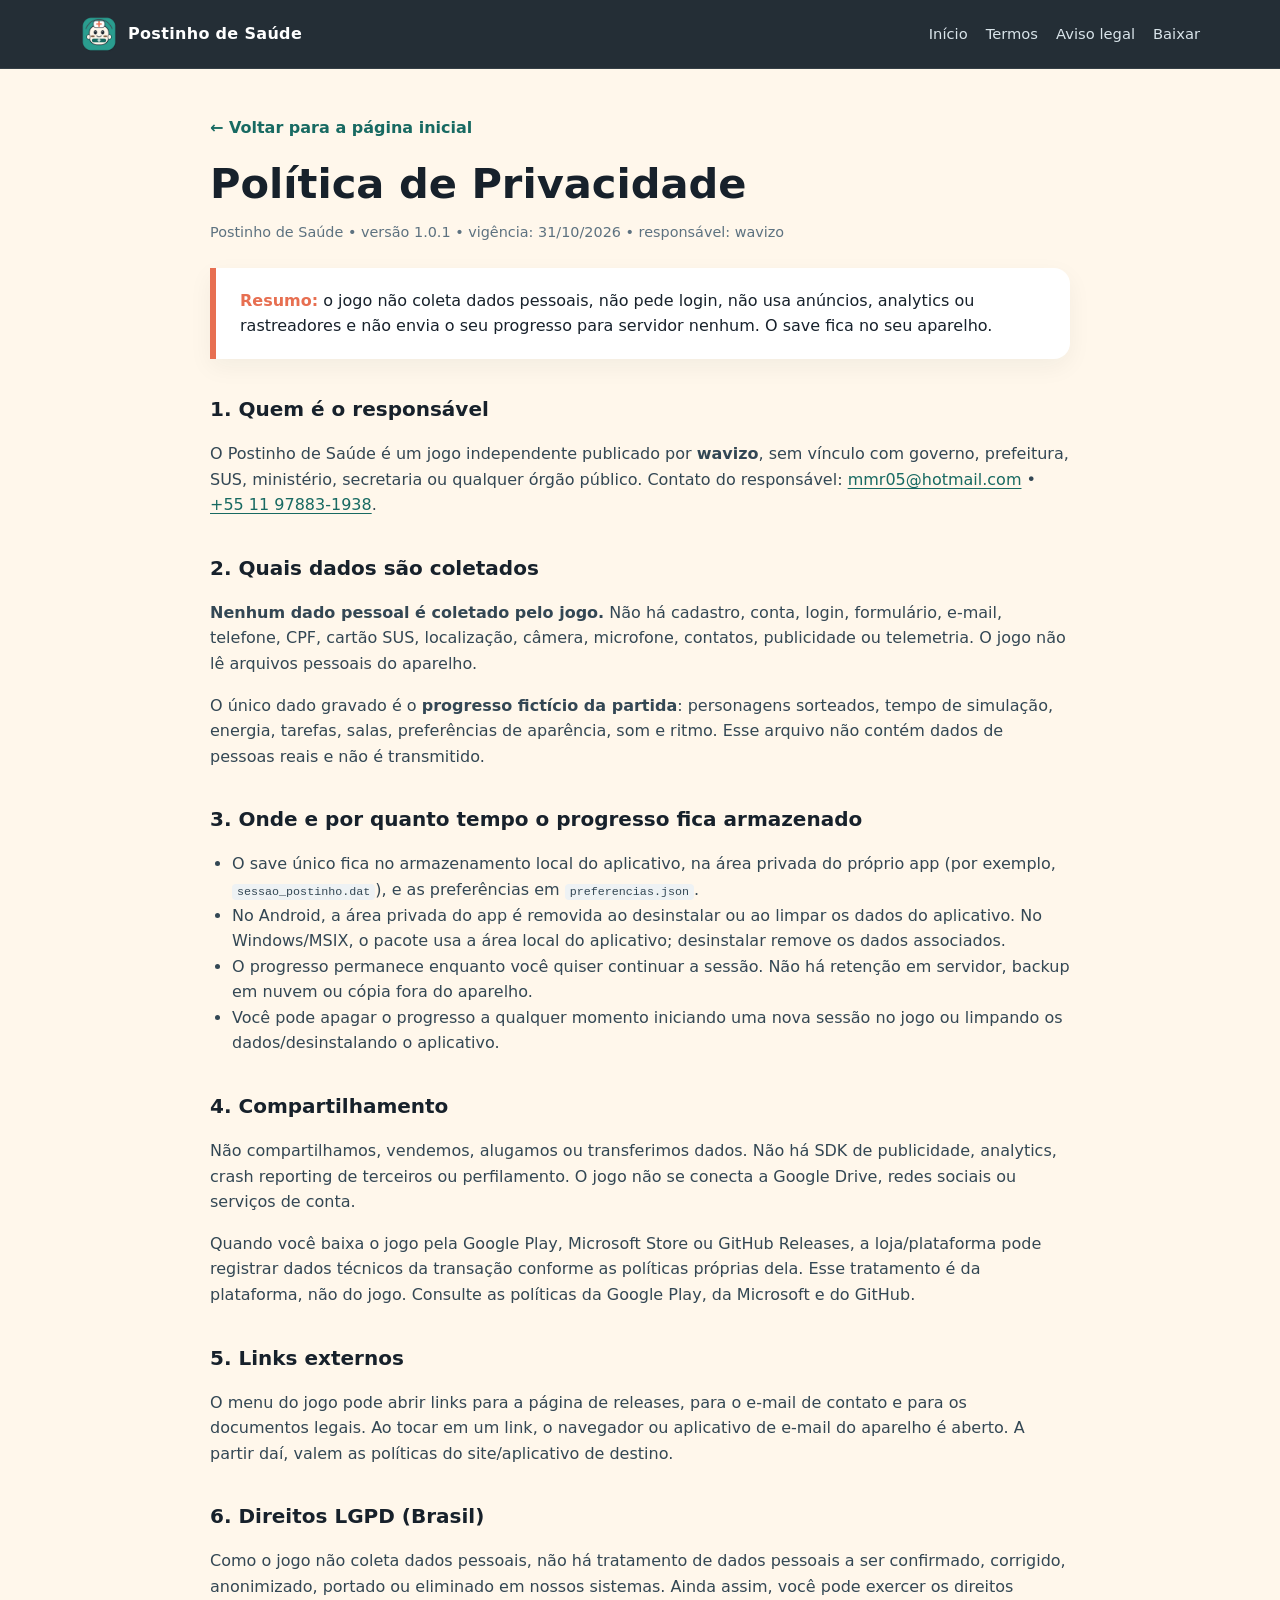
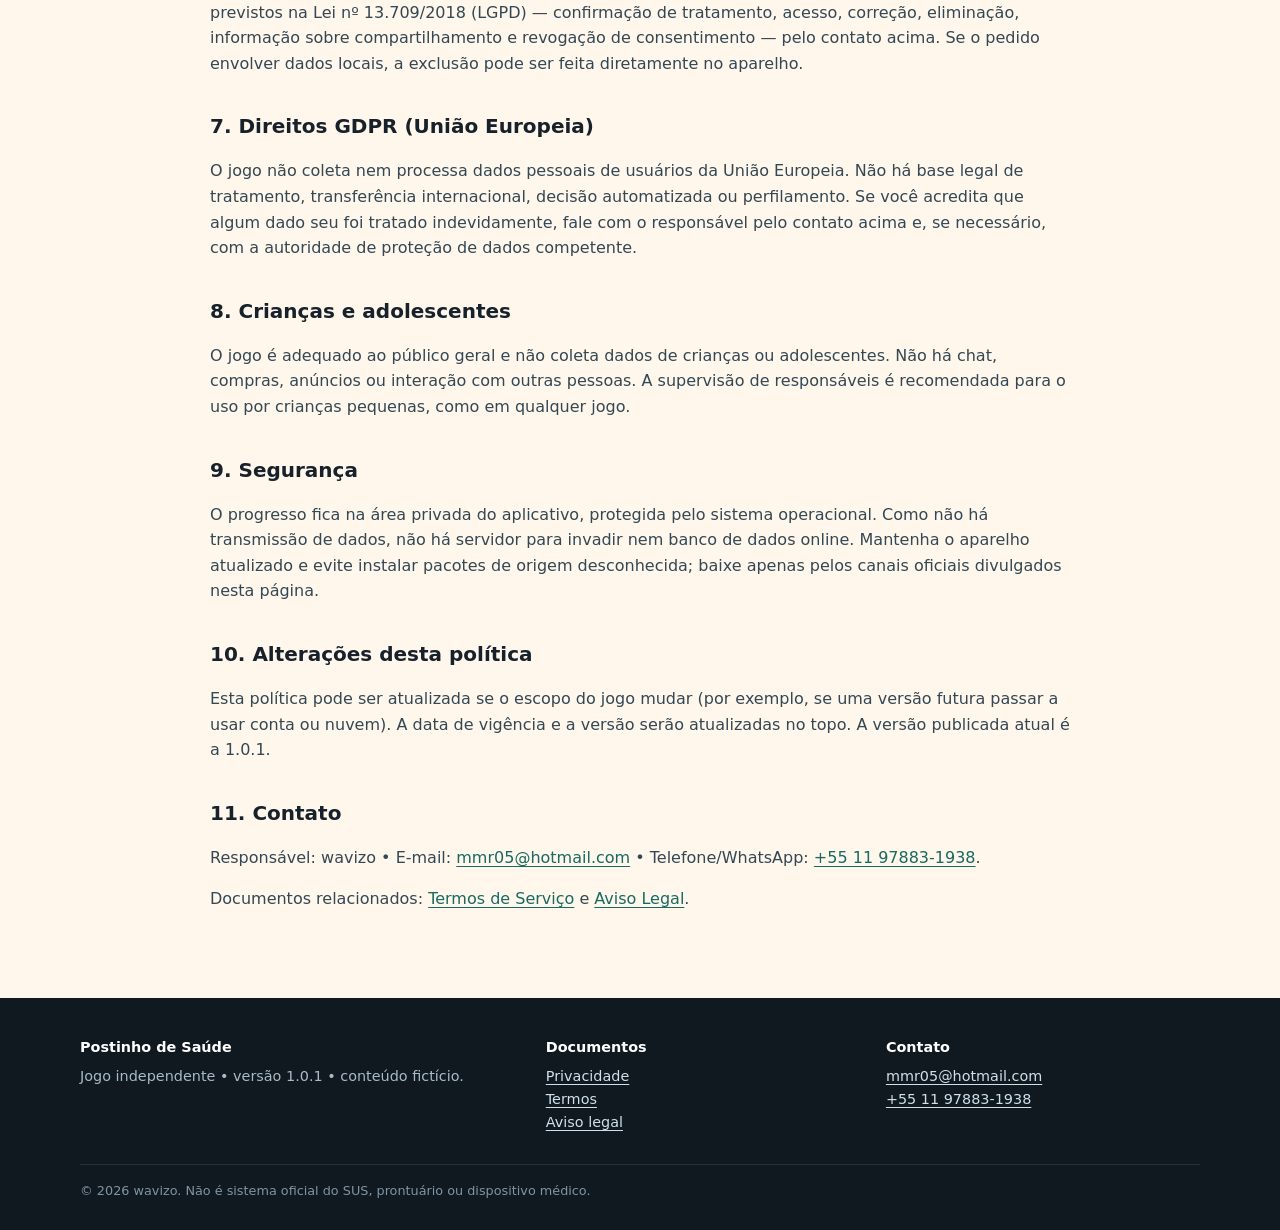
<file: docs/politica-de-privacidade.html>
<!doctype html>
<html lang="pt-BR">
<head>
<meta charset="utf-8">
<meta name="viewport" content="width=device-width, initial-scale=1">
<title>Política de Privacidade — Postinho de Saúde</title>
<meta name="description" content="Política de Privacidade do jogo Postinho de Saúde: sem coleta de dados pessoais, save local e direitos LGPD/GDPR.">
<meta name="theme-color" content="#2a9d8f">
<link rel="canonical" href="https://wavizo-bot.github.io/Postinho-de-Saude/politica-de-privacidade.html">
<link rel="icon" type="image/png" sizes="64x64" href="assets/favicon-64.png">
<link rel="stylesheet" href="estilo.css">
</head>
<body>
<header class="topo">
  <div class="wrap">
    <a class="marca" href="./"><img src="assets/icone-192.png" alt="Ícone do Postinho de Saúde"><span>Postinho de Saúde</span></a>
    <nav aria-label="Navegação principal"><a href="./">Início</a><a href="termos-de-servico.html">Termos</a><a href="aviso-legal.html">Aviso legal</a><a href="app/">Baixar</a></nav>
  </div>
</header>
<main class="wrap legal">
  <a class="voltar" href="./">← Voltar para a página inicial</a>
  <h1>Política de Privacidade</h1>
  <p class="meta">Postinho de Saúde • versão 1.0.1 • vigência: 31/10/2026 • responsável: wavizo</p>

  <div class="destaque">
    <strong>Resumo:</strong> o jogo não coleta dados pessoais, não pede login, não usa anúncios, analytics ou rastreadores e não envia o seu progresso para servidor nenhum. O save fica no seu aparelho.
  </div>

  <h2>1. Quem é o responsável</h2>
  <p>O Postinho de Saúde é um jogo independente publicado por <strong>wavizo</strong>, sem vínculo com governo, prefeitura, SUS, ministério, secretaria ou qualquer órgão público. Contato do responsável: <a href="mailto:mmr05@hotmail.com">mmr05@hotmail.com</a> • <a href="tel:+5511978831938">+55 11 97883-1938</a>.</p>

  <h2>2. Quais dados são coletados</h2>
  <p><strong>Nenhum dado pessoal é coletado pelo jogo.</strong> Não há cadastro, conta, login, formulário, e-mail, telefone, CPF, cartão SUS, localização, câmera, microfone, contatos, publicidade ou telemetria. O jogo não lê arquivos pessoais do aparelho.</p>
  <p>O único dado gravado é o <strong>progresso fictício da partida</strong>: personagens sorteados, tempo de simulação, energia, tarefas, salas, preferências de aparência, som e ritmo. Esse arquivo não contém dados de pessoas reais e não é transmitido.</p>

  <h2>3. Onde e por quanto tempo o progresso fica armazenado</h2>
  <ul>
    <li>O save único fica no armazenamento local do aplicativo, na área privada do próprio app (por exemplo, <code>sessao_postinho.dat</code>), e as preferências em <code>preferencias.json</code>.</li>
    <li>No Android, a área privada do app é removida ao desinstalar ou ao limpar os dados do aplicativo. No Windows/MSIX, o pacote usa a área local do aplicativo; desinstalar remove os dados associados.</li>
    <li>O progresso permanece enquanto você quiser continuar a sessão. Não há retenção em servidor, backup em nuvem ou cópia fora do aparelho.</li>
    <li>Você pode apagar o progresso a qualquer momento iniciando uma nova sessão no jogo ou limpando os dados/desinstalando o aplicativo.</li>
  </ul>

  <h2>4. Compartilhamento</h2>
  <p>Não compartilhamos, vendemos, alugamos ou transferimos dados. Não há SDK de publicidade, analytics, crash reporting de terceiros ou perfilamento. O jogo não se conecta a Google Drive, redes sociais ou serviços de conta.</p>
  <p>Quando você baixa o jogo pela Google Play, Microsoft Store ou GitHub Releases, a loja/plataforma pode registrar dados técnicos da transação conforme as políticas próprias dela. Esse tratamento é da plataforma, não do jogo. Consulte as políticas da Google Play, da Microsoft e do GitHub.</p>

  <h2>5. Links externos</h2>
  <p>O menu do jogo pode abrir links para a página de releases, para o e-mail de contato e para os documentos legais. Ao tocar em um link, o navegador ou aplicativo de e-mail do aparelho é aberto. A partir daí, valem as políticas do site/aplicativo de destino.</p>

  <h2>6. Direitos LGPD (Brasil)</h2>
  <p>Como o jogo não coleta dados pessoais, não há tratamento de dados pessoais a ser confirmado, corrigido, anonimizado, portado ou eliminado em nossos sistemas. Ainda assim, você pode exercer os direitos previstos na Lei nº 13.709/2018 (LGPD) — confirmação de tratamento, acesso, correção, eliminação, informação sobre compartilhamento e revogação de consentimento — pelo contato acima. Se o pedido envolver dados locais, a exclusão pode ser feita diretamente no aparelho.</p>

  <h2>7. Direitos GDPR (União Europeia)</h2>
  <p>O jogo não coleta nem processa dados pessoais de usuários da União Europeia. Não há base legal de tratamento, transferência internacional, decisão automatizada ou perfilamento. Se você acredita que algum dado seu foi tratado indevidamente, fale com o responsável pelo contato acima e, se necessário, com a autoridade de proteção de dados competente.</p>

  <h2>8. Crianças e adolescentes</h2>
  <p>O jogo é adequado ao público geral e não coleta dados de crianças ou adolescentes. Não há chat, compras, anúncios ou interação com outras pessoas. A supervisão de responsáveis é recomendada para o uso por crianças pequenas, como em qualquer jogo.</p>

  <h2>9. Segurança</h2>
  <p>O progresso fica na área privada do aplicativo, protegida pelo sistema operacional. Como não há transmissão de dados, não há servidor para invadir nem banco de dados online. Mantenha o aparelho atualizado e evite instalar pacotes de origem desconhecida; baixe apenas pelos canais oficiais divulgados nesta página.</p>

  <h2>10. Alterações desta política</h2>
  <p>Esta política pode ser atualizada se o escopo do jogo mudar (por exemplo, se uma versão futura passar a usar conta ou nuvem). A data de vigência e a versão serão atualizadas no topo. A versão publicada atual é a 1.0.1.</p>

  <h2>11. Contato</h2>
  <p>Responsável: wavizo • E-mail: <a href="mailto:mmr05@hotmail.com">mmr05@hotmail.com</a> • Telefone/WhatsApp: <a href="tel:+5511978831938">+55 11 97883-1938</a>.</p>
  <p>Documentos relacionados: <a href="termos-de-servico.html">Termos de Serviço</a> e <a href="aviso-legal.html">Aviso Legal</a>.</p>
</main>
<footer class="rodape">
  <div class="wrap">
    <div><strong>Postinho de Saúde</strong>Jogo independente • versão 1.0.1 • conteúdo fictício.</div>
    <div><strong>Documentos</strong><a href="politica-de-privacidade.html">Privacidade</a><br><a href="termos-de-servico.html">Termos</a><br><a href="aviso-legal.html">Aviso legal</a></div>
    <div><strong>Contato</strong><a href="mailto:mmr05@hotmail.com">mmr05@hotmail.com</a><br><a href="tel:+5511978831938">+55 11 97883-1938</a></div>
    <div class="fim">© 2026 wavizo. Não é sistema oficial do SUS, prontuário ou dispositivo médico.</div>
  </div>
</footer>
</body>
</html>
</file>
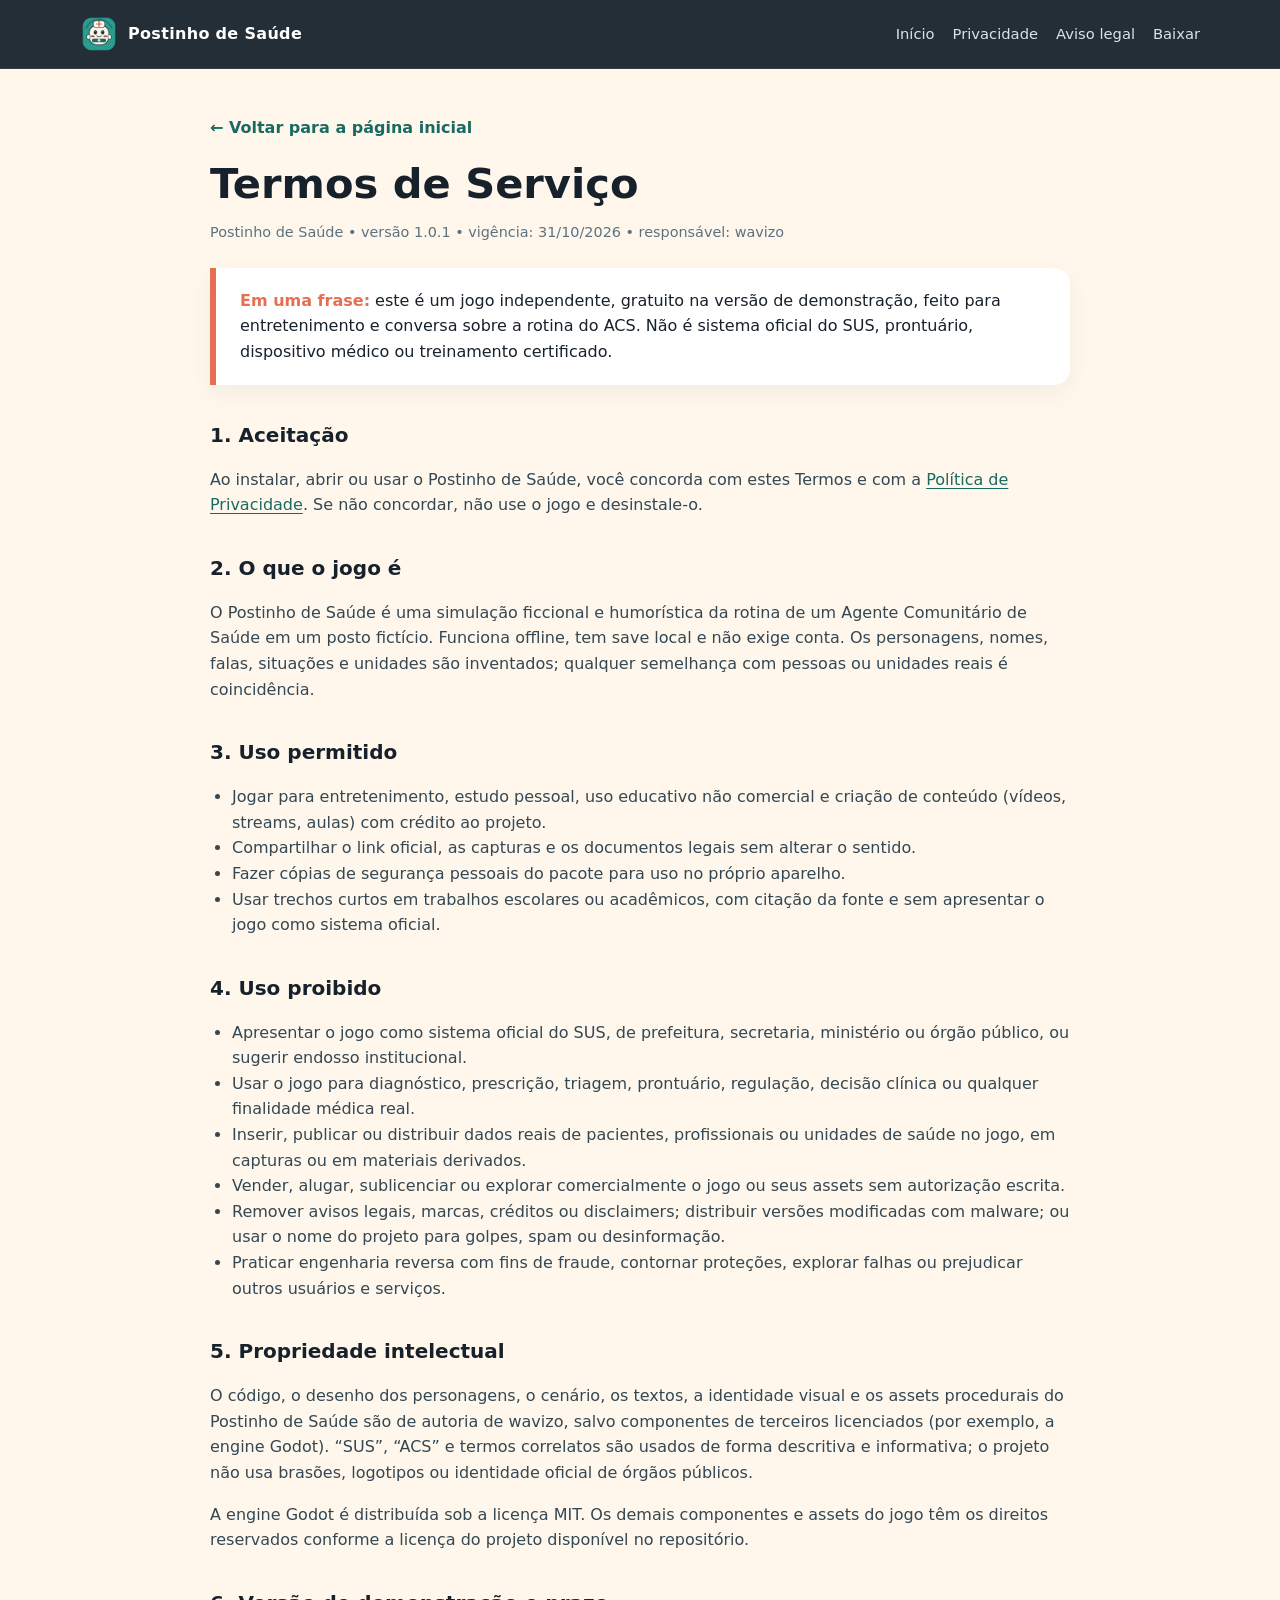
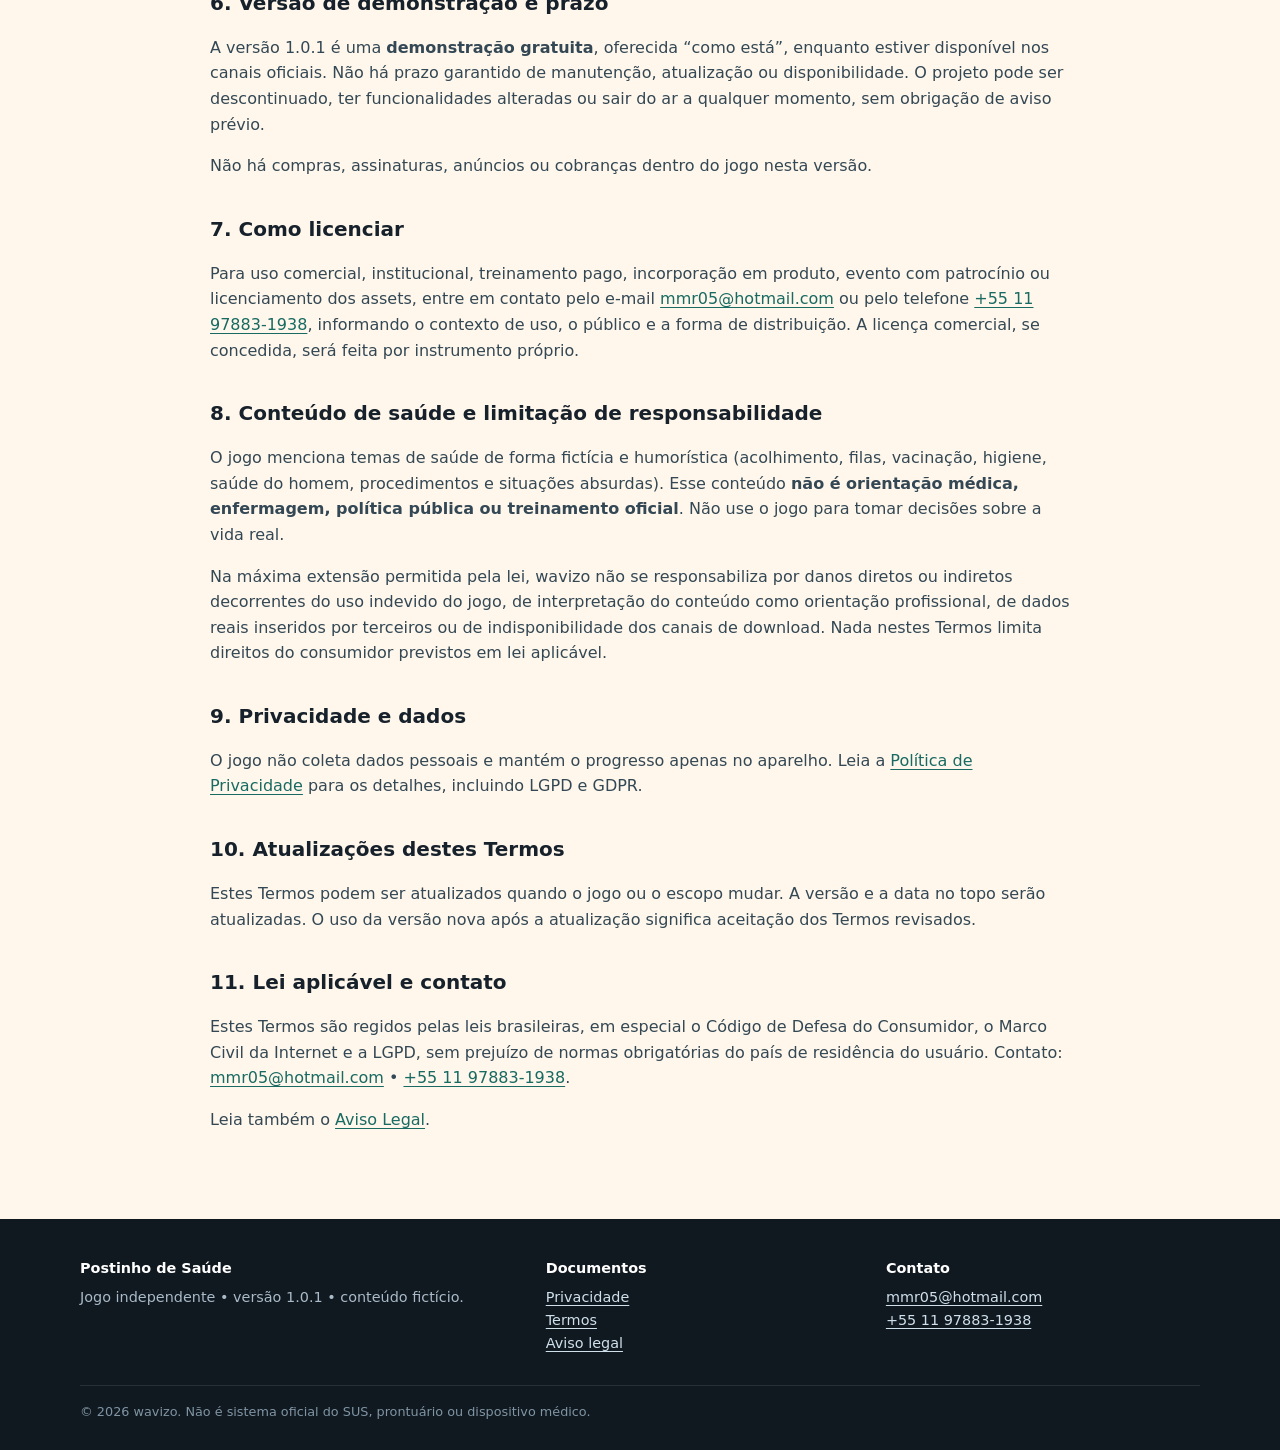
<file: docs/termos-de-servico.html>
<!doctype html>
<html lang="pt-BR">
<head>
<meta charset="utf-8">
<meta name="viewport" content="width=device-width, initial-scale=1">
<title>Termos de Serviço — Postinho de Saúde</title>
<meta name="description" content="Termos de Serviço do jogo Postinho de Saúde: uso permitido e proibido, propriedade intelectual, demonstração e licenciamento.">
<meta name="theme-color" content="#2a9d8f">
<link rel="canonical" href="https://wavizo-bot.github.io/Postinho-de-Saude/termos-de-servico.html">
<link rel="icon" type="image/png" sizes="64x64" href="assets/favicon-64.png">
<link rel="stylesheet" href="estilo.css">
</head>
<body>
<header class="topo">
  <div class="wrap">
    <a class="marca" href="./"><img src="assets/icone-192.png" alt="Ícone do Postinho de Saúde"><span>Postinho de Saúde</span></a>
    <nav aria-label="Navegação principal"><a href="./">Início</a><a href="politica-de-privacidade.html">Privacidade</a><a href="aviso-legal.html">Aviso legal</a><a href="app/">Baixar</a></nav>
  </div>
</header>
<main class="wrap legal">
  <a class="voltar" href="./">← Voltar para a página inicial</a>
  <h1>Termos de Serviço</h1>
  <p class="meta">Postinho de Saúde • versão 1.0.1 • vigência: 31/10/2026 • responsável: wavizo</p>

  <div class="destaque">
    <strong>Em uma frase:</strong> este é um jogo independente, gratuito na versão de demonstração, feito para entretenimento e conversa sobre a rotina do ACS. Não é sistema oficial do SUS, prontuário, dispositivo médico ou treinamento certificado.
  </div>

  <h2>1. Aceitação</h2>
  <p>Ao instalar, abrir ou usar o Postinho de Saúde, você concorda com estes Termos e com a <a href="politica-de-privacidade.html">Política de Privacidade</a>. Se não concordar, não use o jogo e desinstale-o.</p>

  <h2>2. O que o jogo é</h2>
  <p>O Postinho de Saúde é uma simulação ficcional e humorística da rotina de um Agente Comunitário de Saúde em um posto fictício. Funciona offline, tem save local e não exige conta. Os personagens, nomes, falas, situações e unidades são inventados; qualquer semelhança com pessoas ou unidades reais é coincidência.</p>

  <h2>3. Uso permitido</h2>
  <ul>
    <li>Jogar para entretenimento, estudo pessoal, uso educativo não comercial e criação de conteúdo (vídeos, streams, aulas) com crédito ao projeto.</li>
    <li>Compartilhar o link oficial, as capturas e os documentos legais sem alterar o sentido.</li>
    <li>Fazer cópias de segurança pessoais do pacote para uso no próprio aparelho.</li>
    <li>Usar trechos curtos em trabalhos escolares ou acadêmicos, com citação da fonte e sem apresentar o jogo como sistema oficial.</li>
  </ul>

  <h2>4. Uso proibido</h2>
  <ul>
    <li>Apresentar o jogo como sistema oficial do SUS, de prefeitura, secretaria, ministério ou órgão público, ou sugerir endosso institucional.</li>
    <li>Usar o jogo para diagnóstico, prescrição, triagem, prontuário, regulação, decisão clínica ou qualquer finalidade médica real.</li>
    <li>Inserir, publicar ou distribuir dados reais de pacientes, profissionais ou unidades de saúde no jogo, em capturas ou em materiais derivados.</li>
    <li>Vender, alugar, sublicenciar ou explorar comercialmente o jogo ou seus assets sem autorização escrita.</li>
    <li>Remover avisos legais, marcas, créditos ou disclaimers; distribuir versões modificadas com malware; ou usar o nome do projeto para golpes, spam ou desinformação.</li>
    <li>Praticar engenharia reversa com fins de fraude, contornar proteções, explorar falhas ou prejudicar outros usuários e serviços.</li>
  </ul>

  <h2>5. Propriedade intelectual</h2>
  <p>O código, o desenho dos personagens, o cenário, os textos, a identidade visual e os assets procedurais do Postinho de Saúde são de autoria de wavizo, salvo componentes de terceiros licenciados (por exemplo, a engine Godot). “SUS”, “ACS” e termos correlatos são usados de forma descritiva e informativa; o projeto não usa brasões, logotipos ou identidade oficial de órgãos públicos.</p>
  <p>A engine Godot é distribuída sob a licença MIT. Os demais componentes e assets do jogo têm os direitos reservados conforme a licença do projeto disponível no repositório.</p>

  <h2>6. Versão de demonstração e prazo</h2>
  <p>A versão 1.0.1 é uma <strong>demonstração gratuita</strong>, oferecida “como está”, enquanto estiver disponível nos canais oficiais. Não há prazo garantido de manutenção, atualização ou disponibilidade. O projeto pode ser descontinuado, ter funcionalidades alteradas ou sair do ar a qualquer momento, sem obrigação de aviso prévio.</p>
  <p>Não há compras, assinaturas, anúncios ou cobranças dentro do jogo nesta versão.</p>

  <h2>7. Como licenciar</h2>
  <p>Para uso comercial, institucional, treinamento pago, incorporação em produto, evento com patrocínio ou licenciamento dos assets, entre em contato pelo e-mail <a href="mailto:mmr05@hotmail.com">mmr05@hotmail.com</a> ou pelo telefone <a href="tel:+5511978831938">+55 11 97883-1938</a>, informando o contexto de uso, o público e a forma de distribuição. A licença comercial, se concedida, será feita por instrumento próprio.</p>

  <h2>8. Conteúdo de saúde e limitação de responsabilidade</h2>
  <p>O jogo menciona temas de saúde de forma fictícia e humorística (acolhimento, filas, vacinação, higiene, saúde do homem, procedimentos e situações absurdas). Esse conteúdo <strong>não é orientação médica, enfermagem, política pública ou treinamento oficial</strong>. Não use o jogo para tomar decisões sobre a vida real.</p>
  <p>Na máxima extensão permitida pela lei, wavizo não se responsabiliza por danos diretos ou indiretos decorrentes do uso indevido do jogo, de interpretação do conteúdo como orientação profissional, de dados reais inseridos por terceiros ou de indisponibilidade dos canais de download. Nada nestes Termos limita direitos do consumidor previstos em lei aplicável.</p>

  <h2>9. Privacidade e dados</h2>
  <p>O jogo não coleta dados pessoais e mantém o progresso apenas no aparelho. Leia a <a href="politica-de-privacidade.html">Política de Privacidade</a> para os detalhes, incluindo LGPD e GDPR.</p>

  <h2>10. Atualizações destes Termos</h2>
  <p>Estes Termos podem ser atualizados quando o jogo ou o escopo mudar. A versão e a data no topo serão atualizadas. O uso da versão nova após a atualização significa aceitação dos Termos revisados.</p>

  <h2>11. Lei aplicável e contato</h2>
  <p>Estes Termos são regidos pelas leis brasileiras, em especial o Código de Defesa do Consumidor, o Marco Civil da Internet e a LGPD, sem prejuízo de normas obrigatórias do país de residência do usuário. Contato: <a href="mailto:mmr05@hotmail.com">mmr05@hotmail.com</a> • <a href="tel:+5511978831938">+55 11 97883-1938</a>.</p>
  <p>Leia também o <a href="aviso-legal.html">Aviso Legal</a>.</p>
</main>
<footer class="rodape">
  <div class="wrap">
    <div><strong>Postinho de Saúde</strong>Jogo independente • versão 1.0.1 • conteúdo fictício.</div>
    <div><strong>Documentos</strong><a href="politica-de-privacidade.html">Privacidade</a><br><a href="termos-de-servico.html">Termos</a><br><a href="aviso-legal.html">Aviso legal</a></div>
    <div><strong>Contato</strong><a href="mailto:mmr05@hotmail.com">mmr05@hotmail.com</a><br><a href="tel:+5511978831938">+55 11 97883-1938</a></div>
    <div class="fim">© 2026 wavizo. Não é sistema oficial do SUS, prontuário ou dispositivo médico.</div>
  </div>
</footer>
</body>
</html>
</file>
<file: docs/estilo.css>
:root {
  --tinta: #17212b;
  --tinta-2: #1e2d3a;
  --creme: #fff7eb;
  --verde: #2a9d8f;
  --verde-escuro: #186a62;
  --pele: #f4a261;
  --vermelho: #e76f51;
  --cinza: #5d7280;
  --linha: #d9e4ea;
  --branco: #ffffff;
  --sombra: 0 18px 50px rgba(23, 33, 43, 0.16);
}

* { box-sizing: border-box; }

html { scroll-behavior: smooth; }

body {
  margin: 0;
  background: var(--creme);
  color: var(--tinta);
  font-family: "Segoe UI", system-ui, -apple-system, BlinkMacSystemFont, Arial, sans-serif;
  line-height: 1.6;
  -webkit-font-smoothing: antialiased;
}

a { color: var(--verde-escuro); text-underline-offset: 3px; }
a:hover { color: var(--vermelho); }

img { max-width: 100%; height: auto; display: block; }

.wrap {
  width: min(1120px, calc(100% - 40px));
  margin: 0 auto;
}

.topo {
  position: sticky;
  top: 0;
  z-index: 20;
  background: rgba(23, 33, 43, 0.94);
  backdrop-filter: blur(12px);
  border-bottom: 1px solid rgba(255, 255, 255, 0.08);
}

.topo .wrap {
  display: flex;
  align-items: center;
  gap: 18px;
  min-height: 68px;
}

.marca {
  display: flex;
  align-items: center;
  gap: 10px;
  color: var(--branco);
  text-decoration: none;
  font-weight: 800;
  letter-spacing: 0.02em;
}

.marca img { width: 38px; height: 38px; border-radius: 11px; }
.marca span { white-space: nowrap; }

.topo nav {
  margin-left: auto;
  display: flex;
  flex-wrap: wrap;
  gap: 8px 18px;
  align-items: center;
}

.topo nav a {
  color: #d9e4ea;
  text-decoration: none;
  font-size: 0.92rem;
}

.topo nav a:hover { color: var(--pele); }

.hero {
  background:
    radial-gradient(circle at 82% 18%, rgba(244, 162, 97, 0.22), transparent 30%),
    radial-gradient(circle at 12% 88%, rgba(42, 157, 143, 0.28), transparent 34%),
    var(--tinta);
  color: var(--branco);
  padding: 70px 0 58px;
  overflow: hidden;
}

.hero .wrap {
  display: grid;
  grid-template-columns: minmax(0, 0.95fr) minmax(0, 1.05fr);
  gap: 42px;
  align-items: center;
}

.selo {
  display: inline-flex;
  align-items: center;
  gap: 8px;
  padding: 7px 13px;
  border-radius: 999px;
  background: rgba(42, 157, 143, 0.18);
  border: 1px solid rgba(42, 157, 143, 0.55);
  color: #a9e7df;
  font-size: 0.8rem;
  font-weight: 700;
  letter-spacing: 0.06em;
  text-transform: uppercase;
}

.hero h1 {
  font-size: clamp(2.5rem, 6vw, 4.7rem);
  line-height: 0.98;
  letter-spacing: -0.045em;
  margin: 18px 0 16px;
}

.hero h1 span { color: var(--pele); }

.hero .chamada {
  color: #d8e5ec;
  font-size: clamp(1.05rem, 2vw, 1.25rem);
  max-width: 34rem;
  margin: 0 0 26px;
}

.acoes { display: flex; flex-wrap: wrap; gap: 12px; }

.botao {
  display: inline-flex;
  align-items: center;
  justify-content: center;
  gap: 9px;
  min-height: 48px;
  padding: 12px 22px;
  border-radius: 14px;
  font-weight: 800;
  text-decoration: none;
  border: 2px solid transparent;
  transition: transform 0.15s ease, box-shadow 0.15s ease;
}

.botao:hover { transform: translateY(-2px); }
.botao.primario { background: var(--verde); color: var(--branco); box-shadow: 0 10px 26px rgba(42, 157, 143, 0.3); }
.botao.secundario { background: transparent; color: var(--branco); border-color: rgba(255, 255, 255, 0.34); }
.botao.escuro { background: var(--tinta); color: var(--branco); }

.hero .nota { color: #9fb4c1; font-size: 0.85rem; margin-top: 16px; }

.hero-figura { position: relative; min-width: 0; margin: 0; }
.hero-figura img {
  width: 100%;
  border-radius: 22px;
  box-shadow: 0 26px 70px rgba(0, 0, 0, 0.4);
  border: 1px solid rgba(255, 255, 255, 0.16);
}
.hero-figura .adesivo {
  position: absolute;
  right: -12px;
  bottom: -18px;
  background: var(--pele);
  color: var(--tinta);
  font-weight: 900;
  padding: 10px 16px;
  border-radius: 12px;
  transform: rotate(-3deg);
  box-shadow: 0 8px 20px rgba(0, 0, 0, 0.24);
  font-size: 0.85rem;
}

section { padding: 66px 0; }
section.alt { background: #f3ece1; }

.secao-titulo {
  font-size: clamp(1.7rem, 4vw, 2.6rem);
  line-height: 1.08;
  letter-spacing: -0.03em;
  margin: 0 0 12px;
}

.secao-intro {
  color: var(--cinza);
  font-size: 1.05rem;
  max-width: 48rem;
  margin: 0 0 30px;
}

.grid-2 { display: grid; grid-template-columns: 1fr 1fr; gap: 26px; }
.grid-3 { display: grid; grid-template-columns: repeat(3, 1fr); gap: 18px; }
.grid-4 { display: grid; grid-template-columns: repeat(4, 1fr); gap: 16px; }

.cartao {
  background: var(--branco);
  border: 1px solid var(--linha);
  border-radius: 18px;
  padding: 24px;
  box-shadow: 0 8px 24px rgba(23, 33, 43, 0.05);
}

.cartao h3 { margin: 0 0 8px; font-size: 1.12rem; }
.cartao p { margin: 0; color: var(--cinza); font-size: 0.97rem; }
.cartao .emoji { font-size: 1.8rem; display: block; margin-bottom: 8px; }

.destaque {
  background: var(--branco);
  border-left: 6px solid var(--vermelho);
  border-radius: 0 16px 16px 0;
  padding: 20px 24px;
  box-shadow: 0 8px 24px rgba(23, 33, 43, 0.05);
}

.destaque strong { color: var(--vermelho); }

.capturas { display: grid; grid-template-columns: repeat(2, 1fr); gap: 26px; margin-top: 34px; }
.captura {
  background: var(--branco);
  border: 1px solid var(--linha);
  border-radius: 18px;
  overflow: hidden;
  box-shadow: 0 10px 30px rgba(23, 33, 43, 0.07);
}
.captura img { width: 100%; }
.captura figcaption { padding: 14px 18px 16px; color: var(--cinza); font-size: 0.92rem; }
.captura figcaption strong { display: block; color: var(--tinta); font-size: 1rem; margin-bottom: 2px; }

.passos { counter-reset: passo; display: grid; gap: 14px; }
.passo {
  counter-increment: passo;
  display: grid;
  grid-template-columns: 42px 1fr;
  gap: 14px;
  align-items: start;
  background: var(--branco);
  border: 1px solid var(--linha);
  border-radius: 16px;
  padding: 18px 20px;
}
.passo::before {
  content: counter(passo);
  display: grid;
  place-items: center;
  width: 38px;
  height: 38px;
  border-radius: 50%;
  background: var(--verde);
  color: var(--branco);
  font-weight: 900;
}
.passo h3 { margin: 0 0 4px; font-size: 1rem; }
.passo p { margin: 0; color: var(--cinza); font-size: 0.94rem; }

.lista-limites { display: grid; gap: 10px; padding: 0; margin: 0; list-style: none; }
.lista-limites li { padding-left: 28px; position: relative; color: var(--cinza); }
.lista-limites li::before { content: "×"; position: absolute; left: 0; top: -1px; color: var(--vermelho); font-weight: 900; font-size: 1.2rem; }
.lista-ok { display: grid; gap: 10px; padding: 0; margin: 0; list-style: none; }
.lista-ok li { padding-left: 28px; position: relative; color: var(--cinza); }
.lista-ok li::before { content: "✓"; position: absolute; left: 0; top: 0; color: var(--verde-escuro); font-weight: 900; }

.tabela { width: 100%; border-collapse: collapse; background: var(--branco); border-radius: 14px; overflow: hidden; box-shadow: 0 8px 24px rgba(23, 33, 43, 0.05); }
.tabela th, .tabela td { text-align: left; padding: 13px 16px; border-bottom: 1px solid var(--linha); }
.tabela th { background: var(--tinta); color: var(--branco); font-size: 0.82rem; letter-spacing: 0.04em; text-transform: uppercase; }
.tabela tr:last-child td { border-bottom: 0; }
.tabela td { font-size: 0.94rem; color: var(--cinza); }
.tabela td:first-child { color: var(--tinta); font-weight: 700; }

.faq { display: grid; gap: 10px; max-width: 820px; }
.faq details { background: var(--branco); border: 1px solid var(--linha); border-radius: 12px; padding: 14px 18px; }
.faq summary { cursor: pointer; font-weight: 700; }
.faq p { margin: 10px 0 0; color: var(--cinza); }

.idioma {
  background: var(--tinta);
  color: #d8e5ec;
  border-radius: 18px;
  padding: 26px 28px;
}
.idioma h2 { color: var(--branco); margin: 0 0 8px; font-size: 1.2rem; }
.idioma p { margin: 0; }

.rodape {
  background: #101820;
  color: #a9bac8;
  padding: 38px 0 28px;
  font-size: 0.9rem;
}
.rodape .wrap { display: grid; grid-template-columns: 1.4fr 1fr 1fr; gap: 26px; }
.rodape strong { color: var(--branco); display: block; margin-bottom: 6px; }
.rodape a { color: #cfe0ea; }
.rodape .versao { margin-top: 18px; color: #7f95a4; font-size: 0.82rem; }
.rodape .fim { grid-column: 1 / -1; border-top: 1px solid rgba(255, 255, 255, 0.1); padding-top: 16px; margin-top: 4px; color: #7f95a4; font-size: 0.8rem; }

.aviso-pagina {
  background: #fff3d6;
  border: 1px solid #e8c56a;
  color: #6b4f00;
  border-radius: 12px;
  padding: 12px 16px;
  margin: 18px 0;
  font-size: 0.92rem;
}

.legal { max-width: 860px; margin: 0 auto; padding: 46px 0 70px; }
.legal h1 { font-size: clamp(1.8rem, 4vw, 2.6rem); line-height: 1.1; margin: 0 0 8px; }
.legal h2 { font-size: 1.25rem; margin: 34px 0 10px; }
.legal p, .legal li { color: #334754; }
.legal .meta { color: var(--cinza); font-size: 0.9rem; margin-bottom: 24px; }
.legal ul { padding-left: 22px; }
.legal code { background: #eef2f4; padding: 1px 5px; border-radius: 4px; font-size: 0.9em; }
.legal .voltar { display: inline-block; margin-bottom: 20px; font-weight: 700; text-decoration: none; }

.baixar { display: grid; grid-template-columns: repeat(2, minmax(0, 1fr)); gap: 22px; margin: 28px 0; }
.baixar .cartao { display: flex; flex-direction: column; gap: 10px; min-width: 0; }
.baixar .cartao .botao { margin-top: auto; }
.baixar small { color: var(--cinza); }

@media (max-width: 900px) {
  .hero .wrap { grid-template-columns: minmax(0, 1fr); }
  .hero-figura { order: -1; max-width: 640px; width: 100%; }
  .grid-4 { grid-template-columns: repeat(2, 1fr); }
  .grid-3 { grid-template-columns: 1fr 1fr; }
  .rodape .wrap { grid-template-columns: 1fr 1fr; }
}

@media (max-width: 640px) {
  .wrap { width: min(100% - 28px, 1120px); }
  .topo .wrap { min-height: 60px; }
  .topo nav { display: none; }
  .hero { padding: 40px 0 42px; }
  .hero-figura .adesivo { right: 8px; bottom: -14px; }
  section { padding: 48px 0; }
  .grid-2, .grid-3, .grid-4, .capturas, .baixar { grid-template-columns: 1fr; }
  .rodape .wrap { grid-template-columns: 1fr; }
  .tabela { display: block; overflow-x: auto; }
}
</file>
